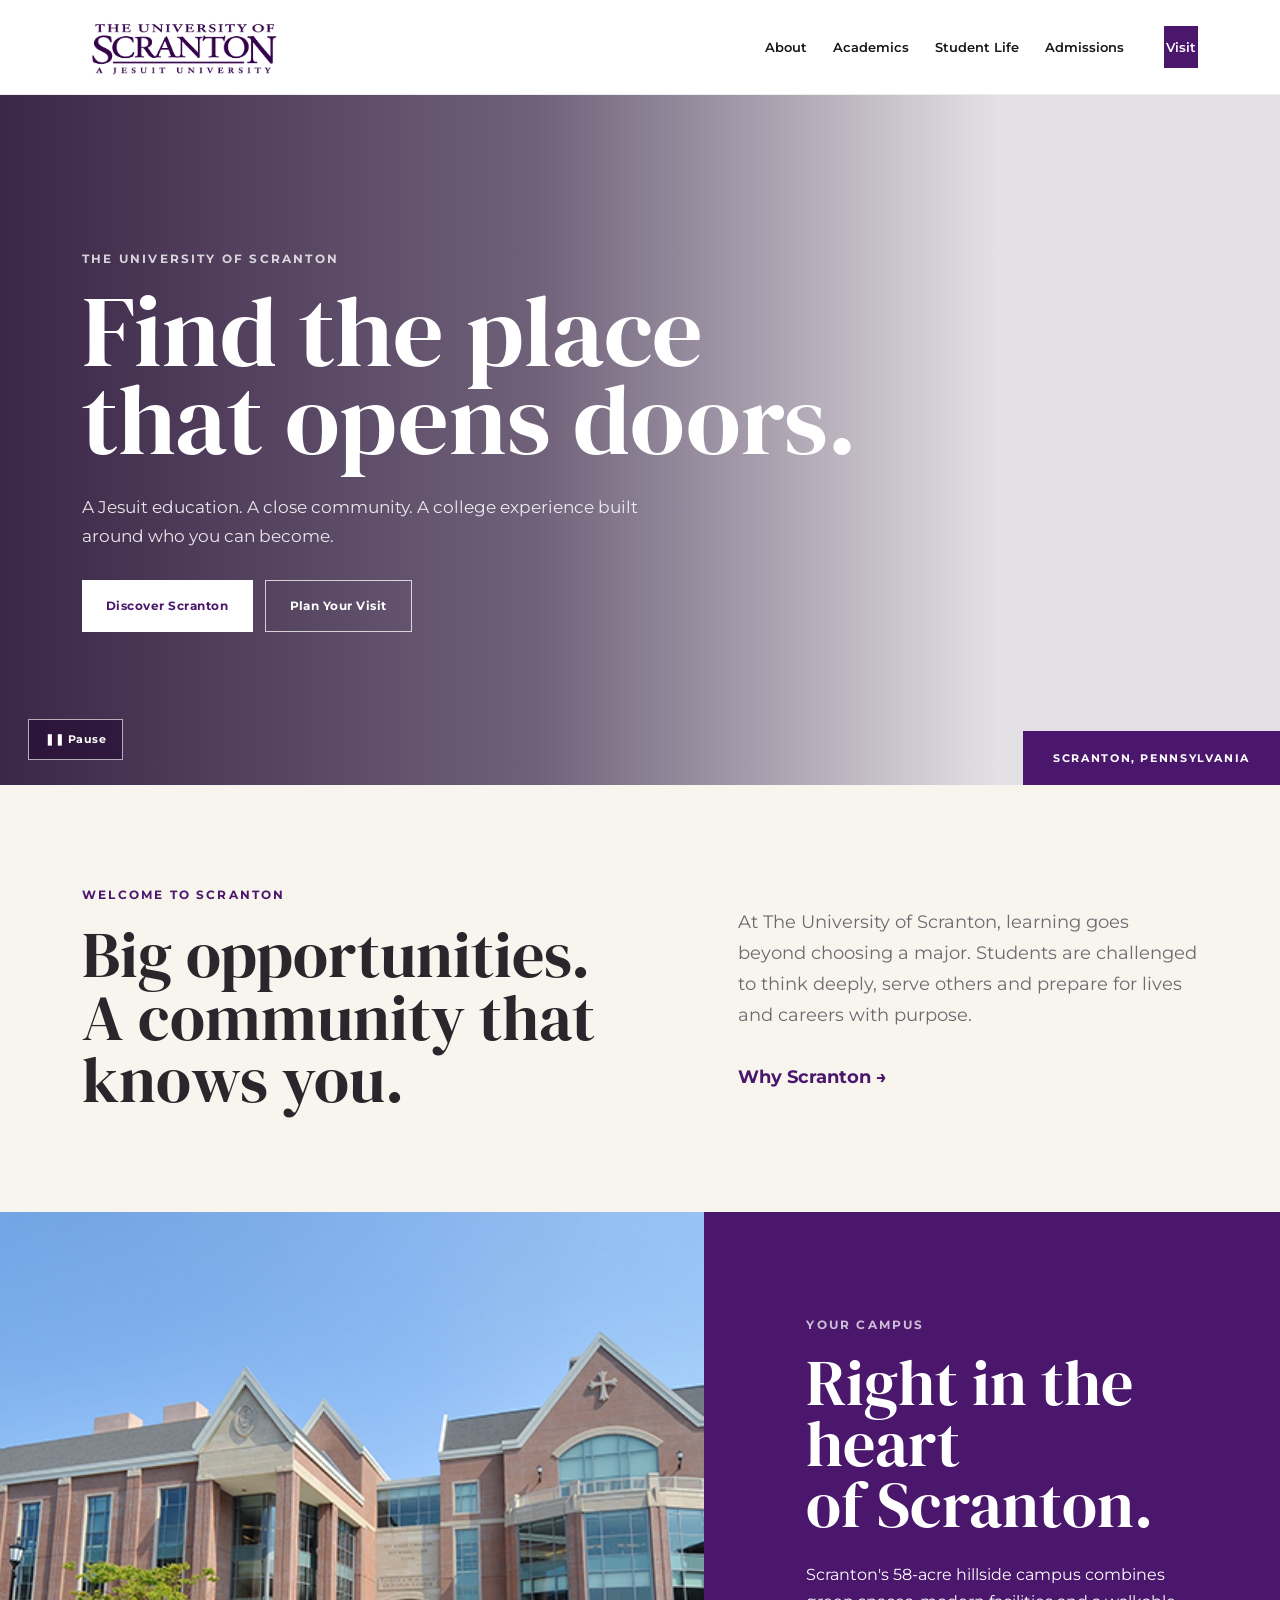
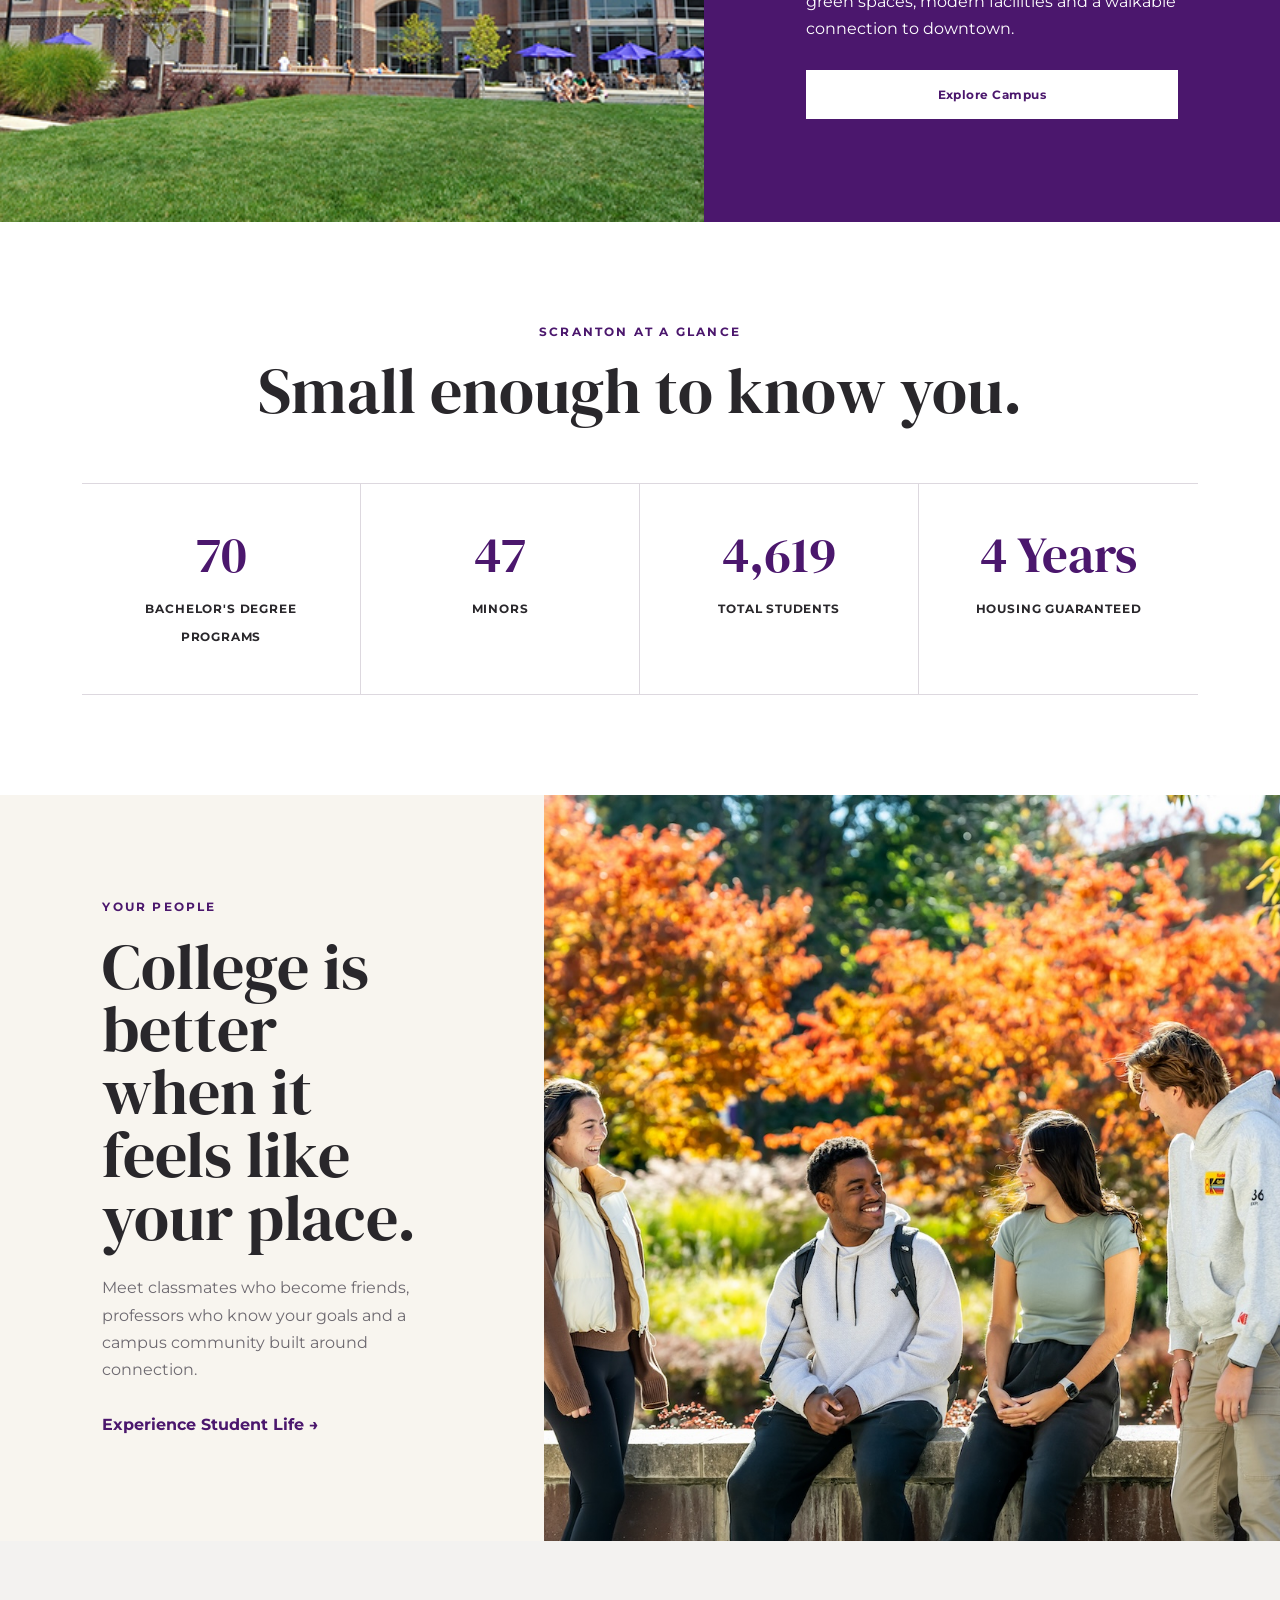
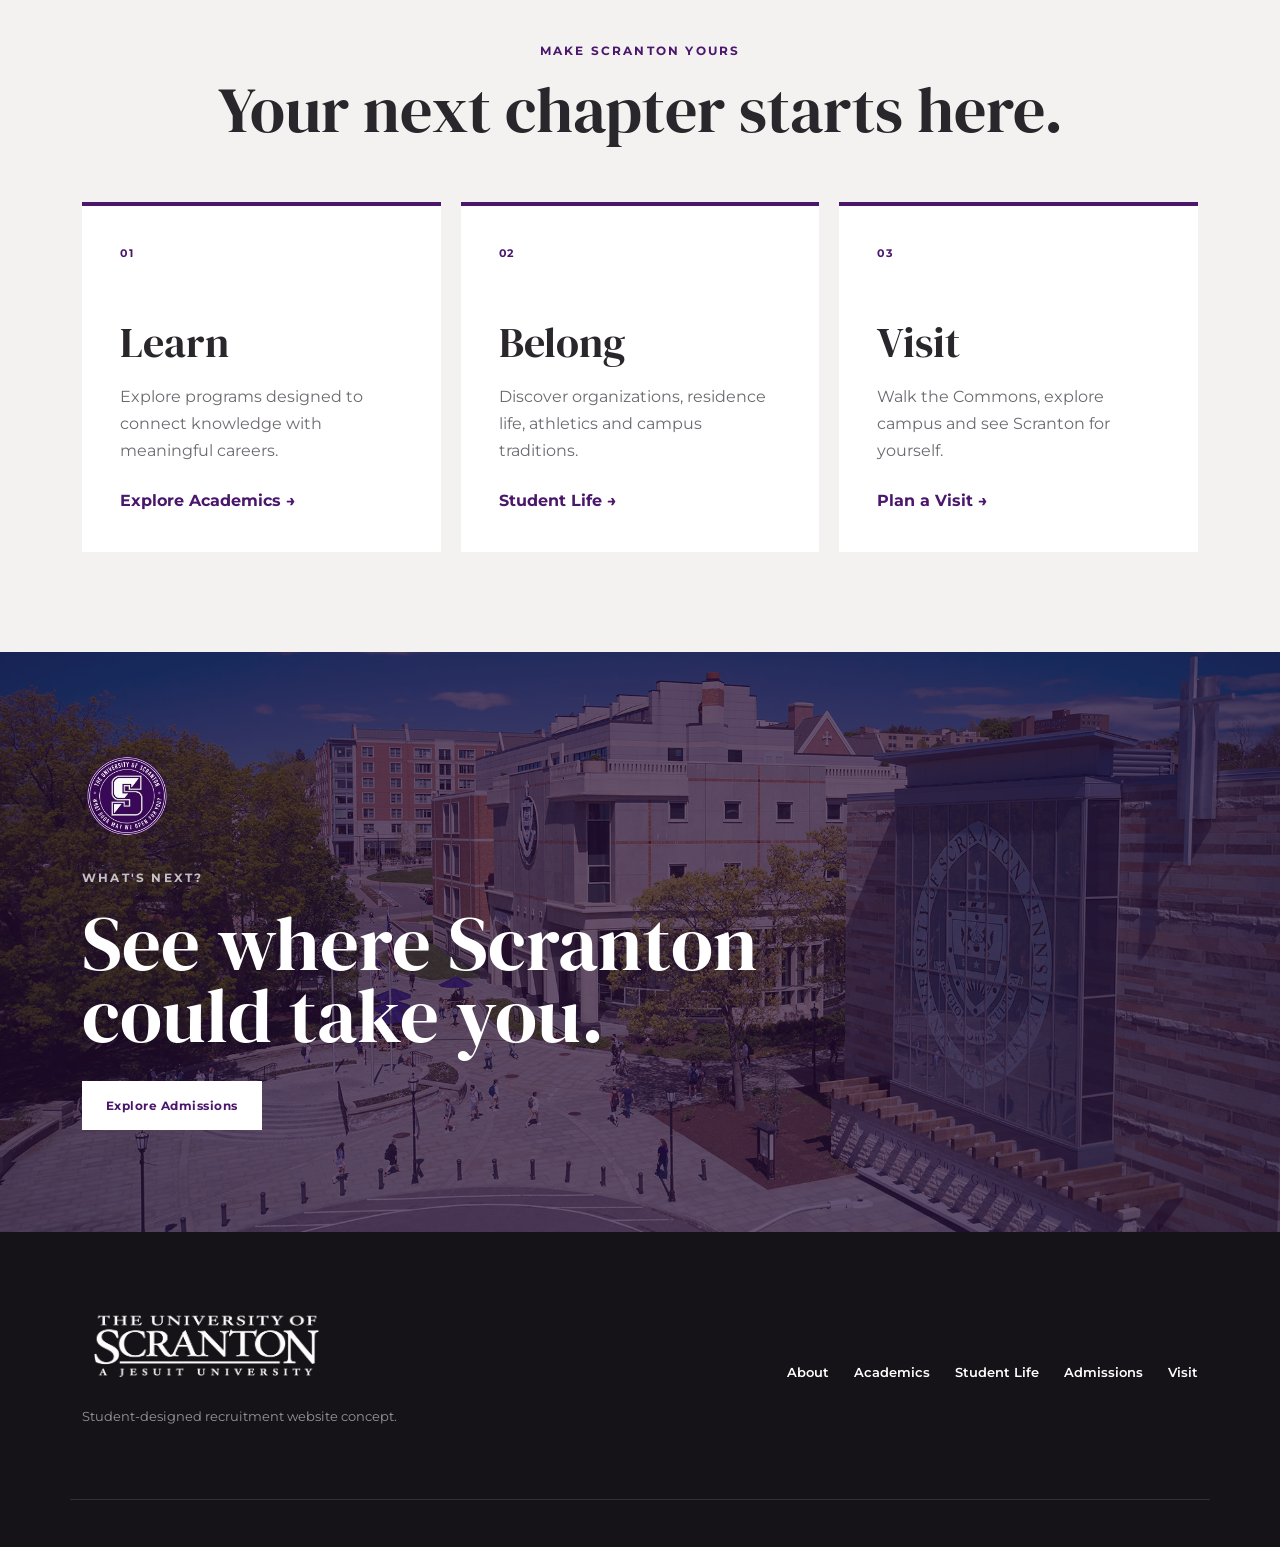
<file: index.html>
<!DOCTYPE html>

<html lang="en">

<head>

    <meta charset="UTF-8">

    <meta name="viewport" content="width=device-width, initial-scale=1.0">

    <title>The University of Scranton | Open Your Next Door</title>

    <link href="https://cdn.jsdelivr.net/npm/bootstrap@5.3.8/dist/css/bootstrap.min.css" rel="stylesheet">

    <link rel="preconnect" href="https://fonts.googleapis.com">

    <link rel="preconnect" href="https://fonts.gstatic.com" crossorigin>

    <link href="https://fonts.googleapis.com/css2?family=DM+Serif+Display&family=Montserrat:wght@400;500;600;700&display=swap" rel="stylesheet">

    <link rel="stylesheet" href="style.css">

</head>

<body>


<nav class="navbar navbar-expand-lg scranton-navbar sticky-top">

    <div class="container">

        <a class="navbar-brand" href="index.html">

            <img src="scranton-logo.png"
                 alt="The University of Scranton"
                 class="scranton-logo">

        </a>

        <button class="navbar-toggler" type="button"
                data-bs-toggle="collapse"
                data-bs-target="#mainNav"
                aria-controls="mainNav"
                aria-expanded="false"
                aria-label="Toggle navigation">

            <span class="navbar-toggler-icon"></span>

        </button>

        <div class="collapse navbar-collapse" id="mainNav">

            <ul class="navbar-nav ms-auto align-items-lg-center">

                <li class="nav-item">
                    <a class="nav-link" href="about.html">About</a>
                </li>

                <li class="nav-item">
                    <a class="nav-link" href="academics.html">Academics</a>
                </li>

                <li class="nav-item">
                    <a class="nav-link" href="student-life.html">Student Life</a>
                </li>

                <li class="nav-item">
                    <a class="nav-link" href="admissions.html">Admissions</a>
                </li>

                <li class="nav-item ms-lg-3">
                    <a class="nav-link visit-button" href="visit.html">Visit</a>
                </li>

            </ul>

        </div>

    </div>

</nav>


<!-- HERO -->

<header class="home-hero">

    <video
        class="hero-video"
        id="heroVideo"
        autoplay
        muted
        loop
        playsinline
        aria-label="University of Scranton campus video">

        <source src="scranton-campus.mp4" type="video/mp4">

    </video>

    <div class="hero-overlay"></div>

    <div class="container hero-content reveal">

        <p class="hero-eyebrow">THE UNIVERSITY OF SCRANTON</p>

        <h1>
            Find the place<br>
            that opens doors.
        </h1>

        <p class="hero-description">
            A Jesuit education. A close community.
            A college experience built around who you can become.
        </p>

        <div class="hero-buttons">

            <a href="about.html" class="button-light">
                Discover Scranton
            </a>

            <a href="visit.html" class="button-outline-light">
                Plan Your Visit
            </a>

        </div>

    </div>

    <button
        class="video-control"
        id="videoControl"
        type="button"
        aria-label="Pause background video">
        ❚❚ Pause
    </button>

    <div class="hero-tag">
        <span>SCRANTON, PENNSYLVANIA</span>
    </div>

</header>


<!-- INTRO -->

<section class="section cream-section">

    <div class="container">

        <div class="intro-grid">

            <div class="reveal">

                <p class="eyebrow">WELCOME TO SCRANTON</p>

                <h2 class="section-title">
                    Big opportunities.<br>
                    A community that knows you.
                </h2>

            </div>

            <div class="large-copy reveal">

                <p>
                    At The University of Scranton, learning goes beyond
                    choosing a major. Students are challenged to think
                    deeply, serve others and prepare for lives and careers
                    with purpose.
                </p>

                <a href="about.html" class="text-link">
                    Why Scranton →
                </a>

            </div>

        </div>

    </div>

</section>


<!-- FEATURE -->

<section class="editorial-feature">

    <div class="editorial-image reveal">

        <img src="denaples-center.jpg"
             alt="DeNaples Center at The University of Scranton">

    </div>

    <div class="editorial-copy purple-panel reveal">

        <p class="eyebrow light-eyebrow">YOUR CAMPUS</p>

        <h2>
            Right in the heart<br>
            of Scranton.
        </h2>

        <p>
            Scranton's 58-acre hillside campus combines green spaces,
            modern facilities and a walkable connection to downtown.
        </p>

        <a href="visit.html" class="button-light">
            Explore Campus
        </a>

    </div>

</section>


<!-- NUMBERS -->

<section class="section white-section">

    <div class="container">

        <div class="center-heading reveal">

            <p class="eyebrow">SCRANTON AT A GLANCE</p>

            <h2 class="section-title">
                Small enough to know you.
            </h2>

        </div>

        <div class="stat-grid">

            <div class="stat reveal">
                <strong>70</strong>
                <span>Bachelor's Degree Programs</span>
            </div>

            <div class="stat reveal">
                <strong>47</strong>
                <span>Minors</span>
            </div>

            <div class="stat reveal">
                <strong>4,619</strong>
                <span>Total Students</span>
            </div>

            <div class="stat reveal">
                <strong>4 Years</strong>
                <span>Housing Guaranteed</span>
            </div>

        </div>

    </div>

</section>


<!-- STUDENT COMMUNITY -->

<section class="student-feature">

    <div class="student-feature-copy reveal">

        <p class="eyebrow">YOUR PEOPLE</p>

        <h2>
            College is better when
            it feels like your place.
        </h2>

        <p>
            Meet classmates who become friends, professors who know
            your goals and a campus community built around connection.
        </p>

        <a href="student-life.html" class="text-link">
            Experience Student Life →
        </a>

    </div>

    <div class="student-feature-image reveal">

        <img src="student-community.jpg"
             alt="University of Scranton students spending time together">

    </div>

</section>


<!-- THREE PATHS -->

<section class="section soft-section">

    <div class="container">

        <div class="center-heading reveal">

            <p class="eyebrow">MAKE SCRANTON YOURS</p>

            <h2 class="section-title">
                Your next chapter starts here.
            </h2>

        </div>

        <div class="path-grid">

            <article class="path-card reveal">

                <span>01</span>

                <h3>Learn</h3>

                <p>
                    Explore programs designed to connect knowledge
                    with meaningful careers.
                </p>

                <a href="academics.html">
                    Explore Academics →
                </a>

            </article>

            <article class="path-card reveal">

                <span>02</span>

                <h3>Belong</h3>

                <p>
                    Discover organizations, residence life,
                    athletics and campus traditions.
                </p>

                <a href="student-life.html">
                    Student Life →
                </a>

            </article>

            <article class="path-card reveal">

                <span>03</span>

                <h3>Visit</h3>

                <p>
                    Walk the Commons, explore campus and see
                    Scranton for yourself.
                </p>

                <a href="visit.html">
                    Plan a Visit →
                </a>

            </article>

        </div>

    </div>

</section>


<!-- PHOTO CTA -->

<section class="photo-banner">

    <img src="campus-main.jpg"
         alt="The University of Scranton campus"
         class="banner-image">

    <div class="banner-overlay"></div>

    <div class="container banner-content reveal">

        <img src="scranton-mark.png"
             alt=""
             class="banner-mark">

        <p class="eyebrow light-eyebrow">
            WHAT'S NEXT?
        </p>

        <h2>
            See where Scranton<br>
            could take you.
        </h2>

        <a href="admissions.html" class="button-light">
            Explore Admissions
        </a>

    </div>

</section>


<footer class="site-footer">

    <div class="container footer-grid">

        <div>

            <img src="scranton-logo.png"
                 alt="The University of Scranton"
                 class="footer-logo">

            <p>
                Student-designed recruitment website concept.
            </p>

        </div>

        <div class="footer-links">

            <a href="about.html">About</a>

            <a href="academics.html">Academics</a>

            <a href="student-life.html">Student Life</a>

            <a href="admissions.html">Admissions</a>

            <a href="visit.html">Visit</a>

        </div>

    </div>

    <div class="container footer-bottom">
    </div>

</footer>


<script src="https://cdn.jsdelivr.net/npm/bootstrap@5.3.8/dist/js/bootstrap.bundle.min.js"></script>

<script src="script.js"></script>

</body>

</html>
</file>
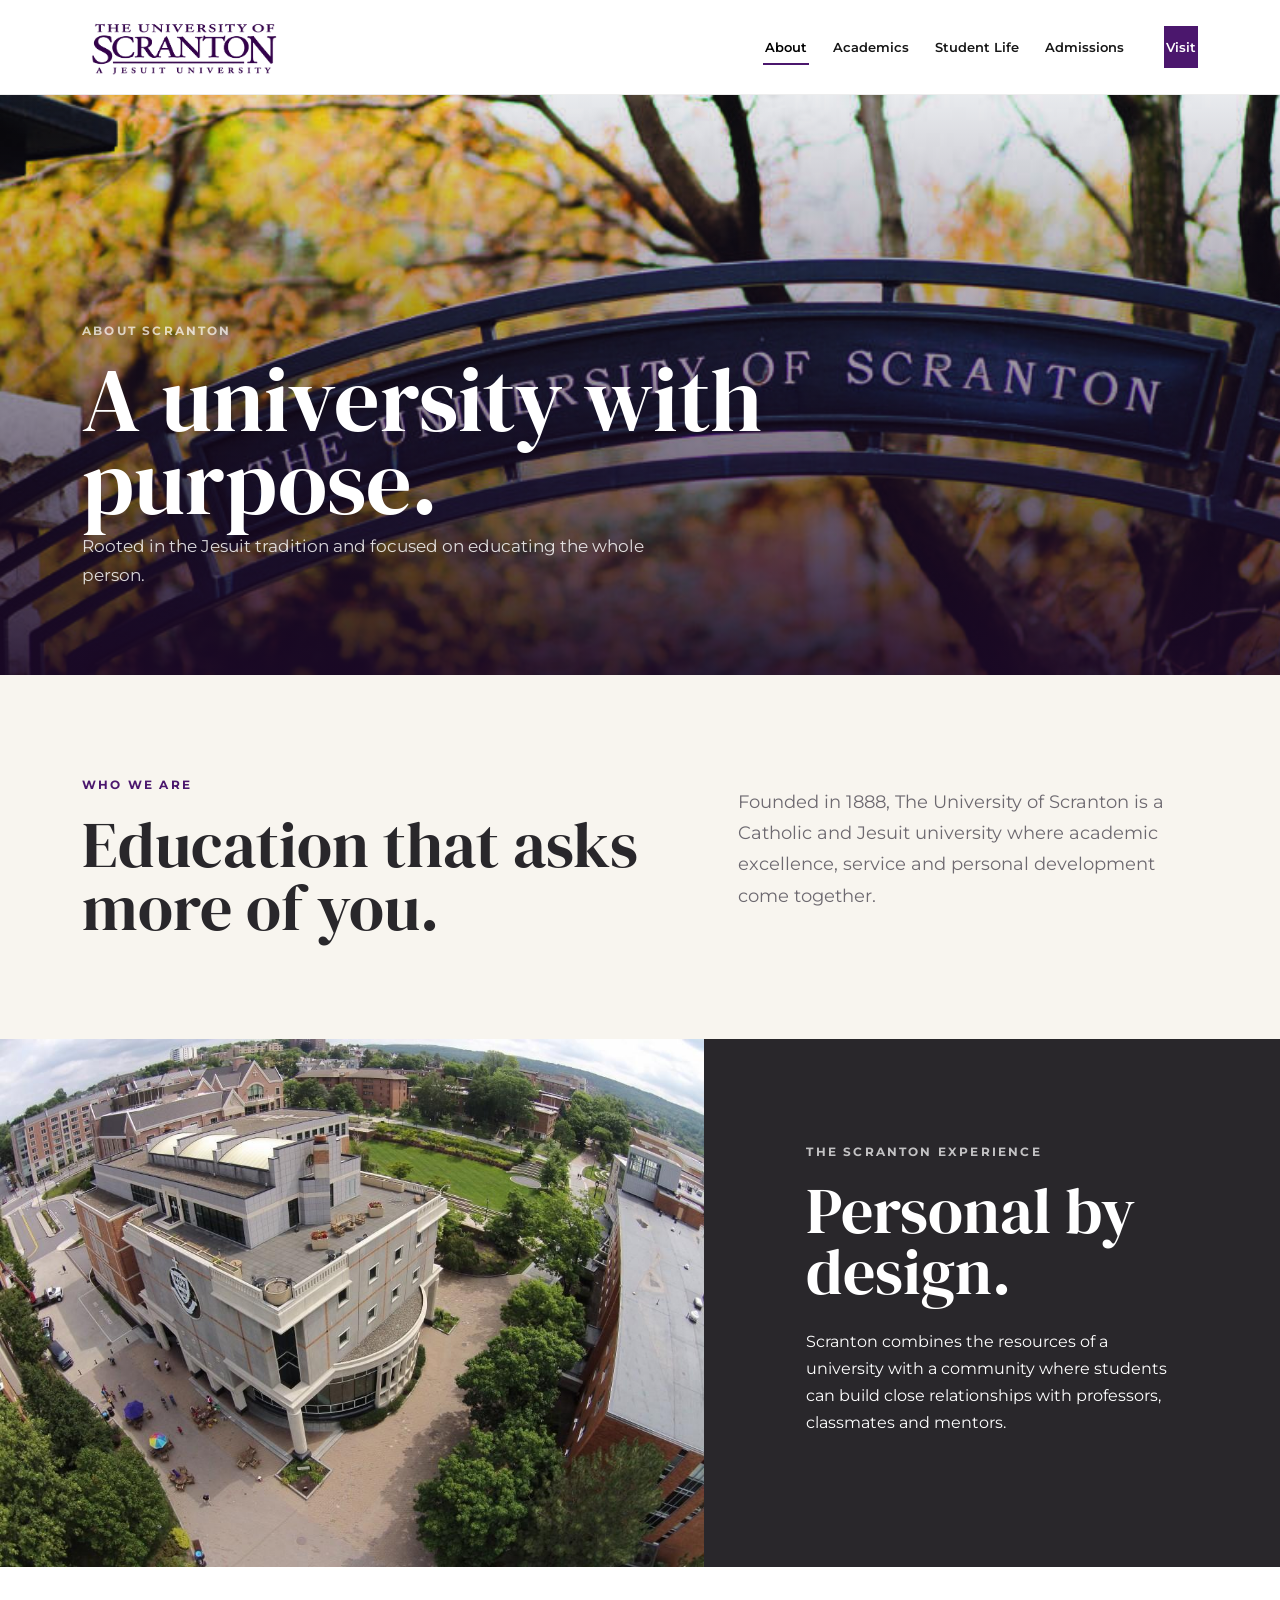
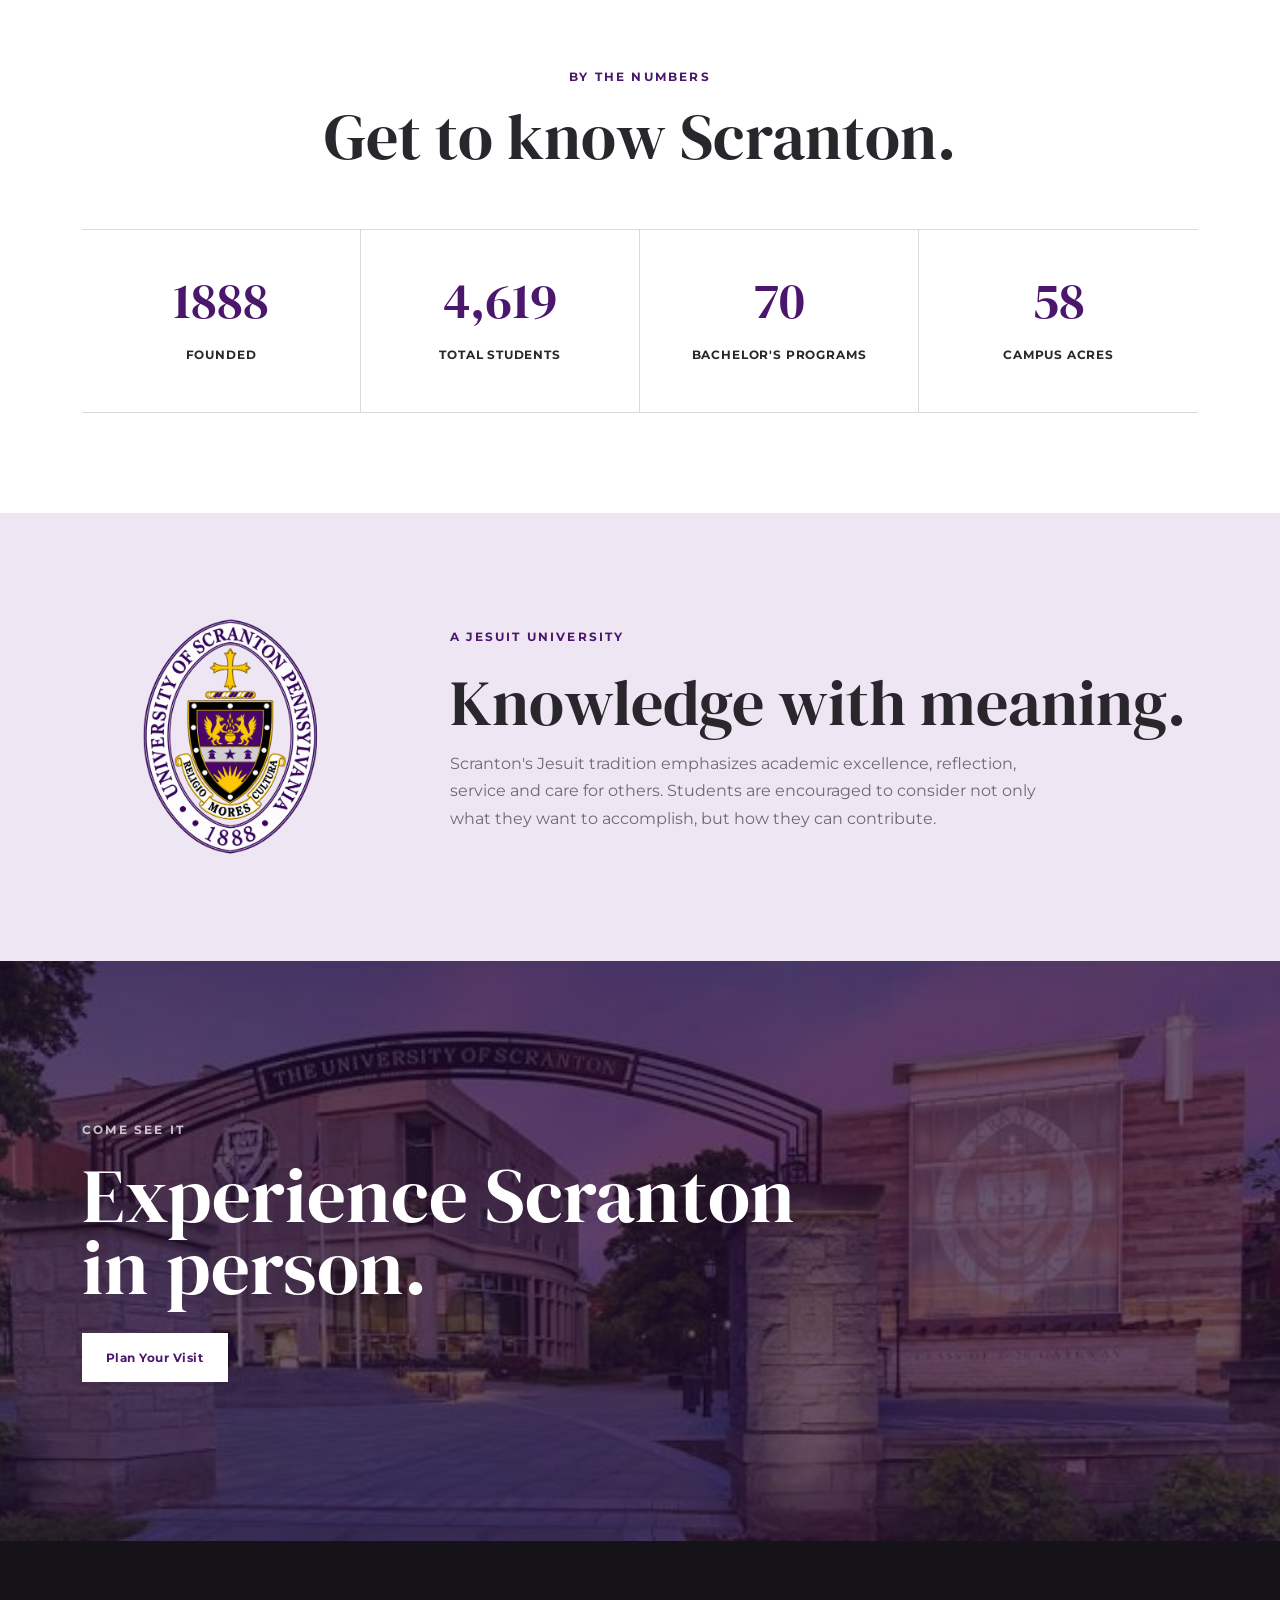
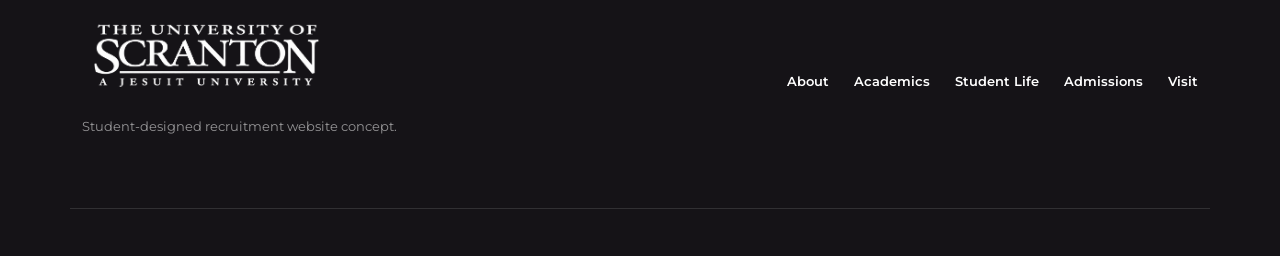
<file: about.html>
<!DOCTYPE html>
<html lang="en">
<head>
    <meta charset="UTF-8">
    <meta name="viewport" content="width=device-width, initial-scale=1.0">

    <title>About | The University of Scranton</title>

    <link href="https://cdn.jsdelivr.net/npm/bootstrap@5.3.8/dist/css/bootstrap.min.css" rel="stylesheet">

    <link href="https://fonts.googleapis.com/css2?family=DM+Serif+Display&family=Montserrat:wght@400;500;600;700&display=swap" rel="stylesheet">

    <link rel="stylesheet" href="style.css">
</head>

<body>

<nav class="navbar navbar-expand-lg scranton-navbar sticky-top">
    <div class="container">

        <a class="navbar-brand" href="index.html">
            <img src="scranton-logo.png" alt="The University of Scranton" class="scranton-logo">
        </a>

        <button class="navbar-toggler" type="button"
                data-bs-toggle="collapse"
                data-bs-target="#mainNav">
            <span class="navbar-toggler-icon"></span>
        </button>

        <div class="collapse navbar-collapse" id="mainNav">
            <ul class="navbar-nav ms-auto align-items-lg-center">

                <li class="nav-item">
                    <a class="nav-link active" href="about.html">About</a>
                </li>

                <li class="nav-item">
                    <a class="nav-link" href="academics.html">Academics</a>
                </li>

                <li class="nav-item">
                    <a class="nav-link" href="student-life.html">Student Life</a>
                </li>

                <li class="nav-item">
                    <a class="nav-link" href="admissions.html">Admissions</a>
                </li>

                <li class="nav-item ms-lg-3">
                    <a class="nav-link visit-button" href="visit.html">Visit</a>
                </li>

            </ul>
        </div>

    </div>
</nav>


<header class="page-hero">

    <img src="campus-arch.jpg"
         alt="University of Scranton campus arch">

    <div class="page-hero-overlay"></div>

    <div class="container page-hero-content reveal">
        <p class="hero-eyebrow">ABOUT SCRANTON</p>
        <h1>A university with purpose.</h1>
        <p>
            Rooted in the Jesuit tradition and focused on
            educating the whole person.
        </p>
    </div>

</header>


<section class="section cream-section">

    <div class="container intro-grid">

        <div class="reveal">
            <p class="eyebrow">WHO WE ARE</p>

            <h2 class="section-title">
                Education that asks<br>
                more of you.
            </h2>
        </div>

        <div class="large-copy reveal">
            <p>
                Founded in 1888, The University of Scranton is a
                Catholic and Jesuit university where academic excellence,
                service and personal development come together.
            </p>
        </div>

    </div>

</section>


<section class="editorial-feature">

    <div class="editorial-image reveal">
        <img src="campus-aerial.jpg"
             alt="Aerial view of The University of Scranton">
    </div>

    <div class="editorial-copy dark-panel reveal">

        <p class="eyebrow light-eyebrow">THE SCRANTON EXPERIENCE</p>

        <h2>
            Personal by design.
        </h2>

        <p>
            Scranton combines the resources of a university with
            a community where students can build close relationships
            with professors, classmates and mentors.
        </p>

    </div>

</section>


<section class="section white-section">

    <div class="container">

        <div class="center-heading reveal">
            <p class="eyebrow">BY THE NUMBERS</p>
            <h2 class="section-title">Get to know Scranton.</h2>
        </div>

        <div class="stat-grid">

            <div class="stat reveal">
                <strong>1888</strong>
                <span>Founded</span>
            </div>

            <div class="stat reveal">
                <strong>4,619</strong>
                <span>Total Students</span>
            </div>

            <div class="stat reveal">
                <strong>70</strong>
                <span>Bachelor's Programs</span>
            </div>

            <div class="stat reveal">
                <strong>58</strong>
                <span>Campus Acres</span>
            </div>

        </div>

    </div>

</section>


<section class="seal-feature">

    <div class="seal-content reveal">

        <img src="scranton-seal.png"
             alt="University of Scranton seal"
             class="large-seal">

        <div>
            <p class="eyebrow">A JESUIT UNIVERSITY</p>

            <h2>
                Knowledge with meaning.
            </h2>

            <p>
                Scranton's Jesuit tradition emphasizes academic
                excellence, reflection, service and care for others.
                Students are encouraged to consider not only what
                they want to accomplish, but how they can contribute.
            </p>
        </div>

    </div>

</section>


<section class="photo-banner">

    <img src="scranton-gateway.jpg"
         alt="University of Scranton gateway"
         class="banner-image">

    <div class="banner-overlay"></div>

    <div class="container banner-content reveal">
        <p class="eyebrow light-eyebrow">COME SEE IT</p>

        <h2>
            Experience Scranton<br>
            in person.
        </h2>

        <a href="visit.html" class="button-light">
            Plan Your Visit
        </a>
    </div>

</section>


<footer class="site-footer">
    <div class="container footer-grid">

        <div>
            <img src="scranton-logo.png" alt="The University of Scranton" class="footer-logo">
            <p>Student-designed recruitment website concept.</p>
        </div>

        <div class="footer-links">
            <a href="about.html">About</a>
            <a href="academics.html">Academics</a>
            <a href="student-life.html">Student Life</a>
            <a href="admissions.html">Admissions</a>
            <a href="visit.html">Visit</a>
        </div>

    </div>

    <div class="container footer-bottom">
   
    </div>
</footer>

<script src="https://cdn.jsdelivr.net/npm/bootstrap@5.3.8/dist/js/bootstrap.bundle.min.js"></script>
<script src="script.js"></script>

</body>
</html>
</file>
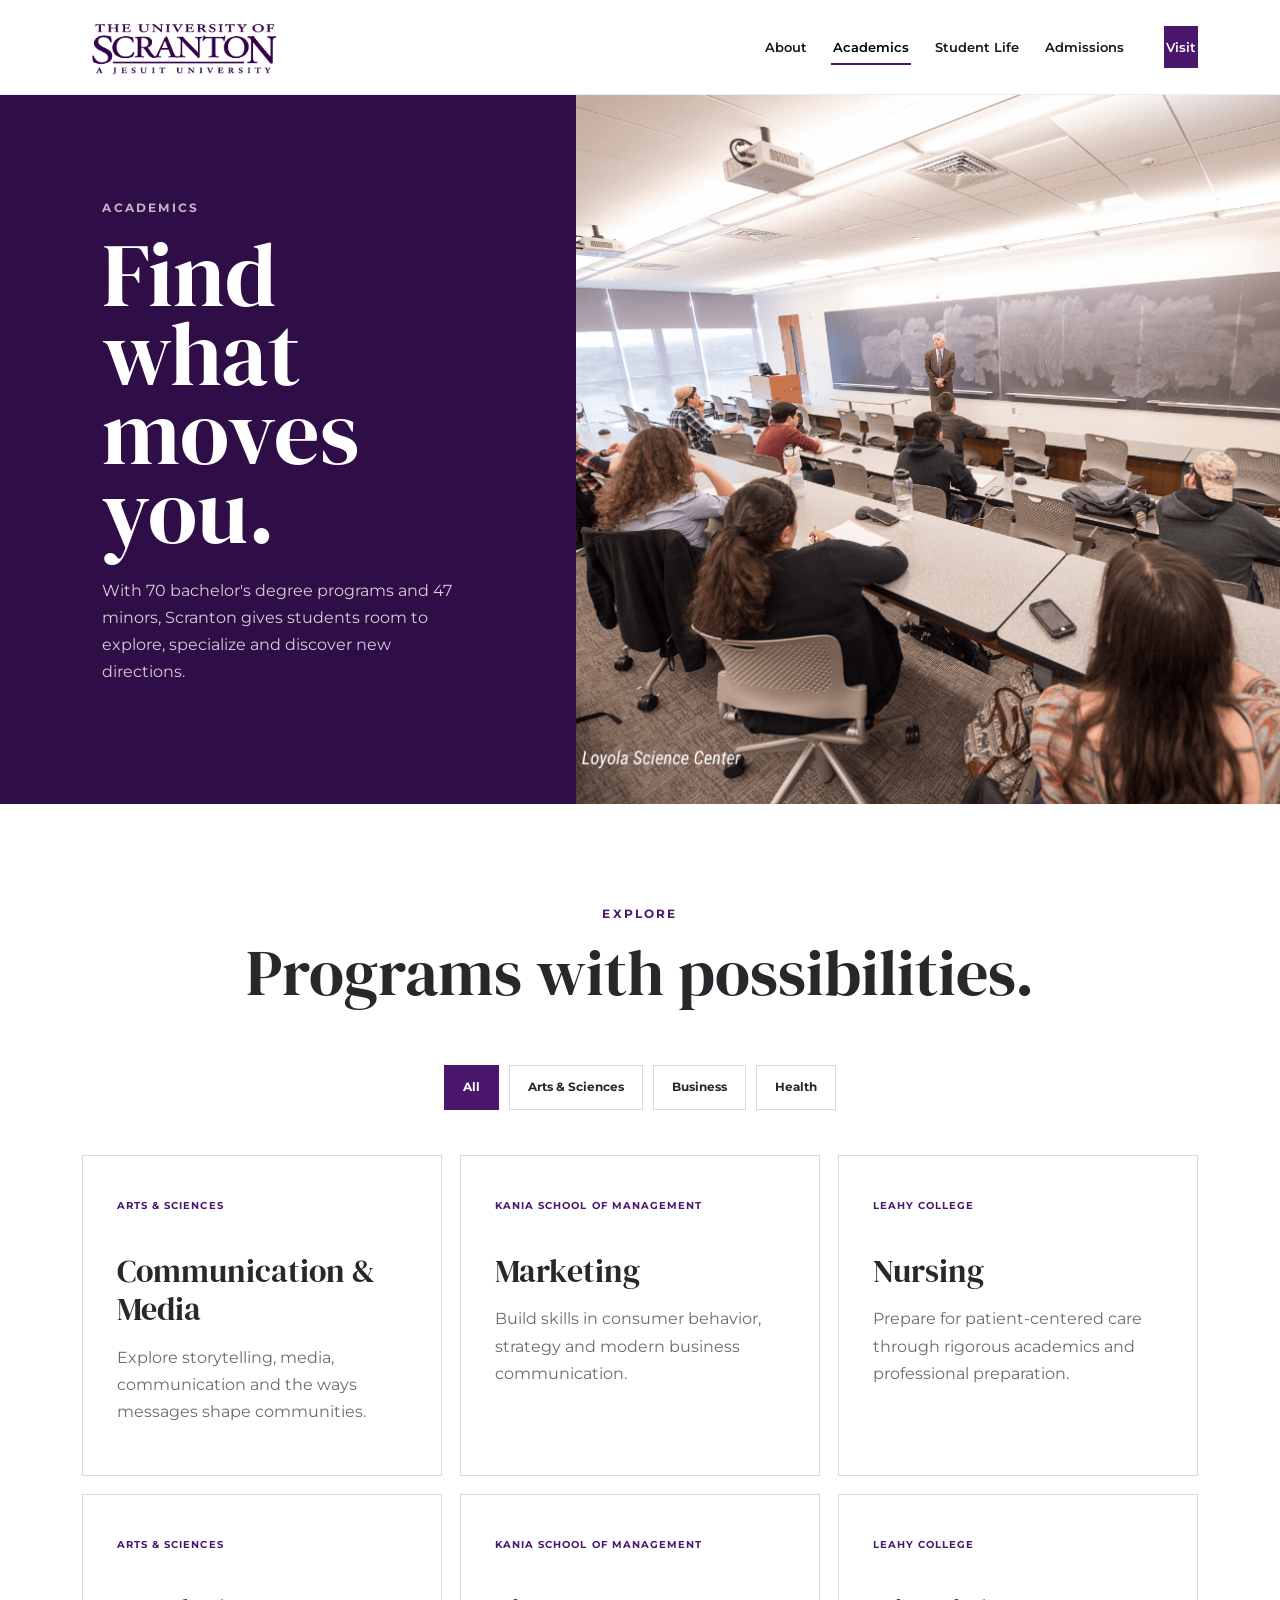
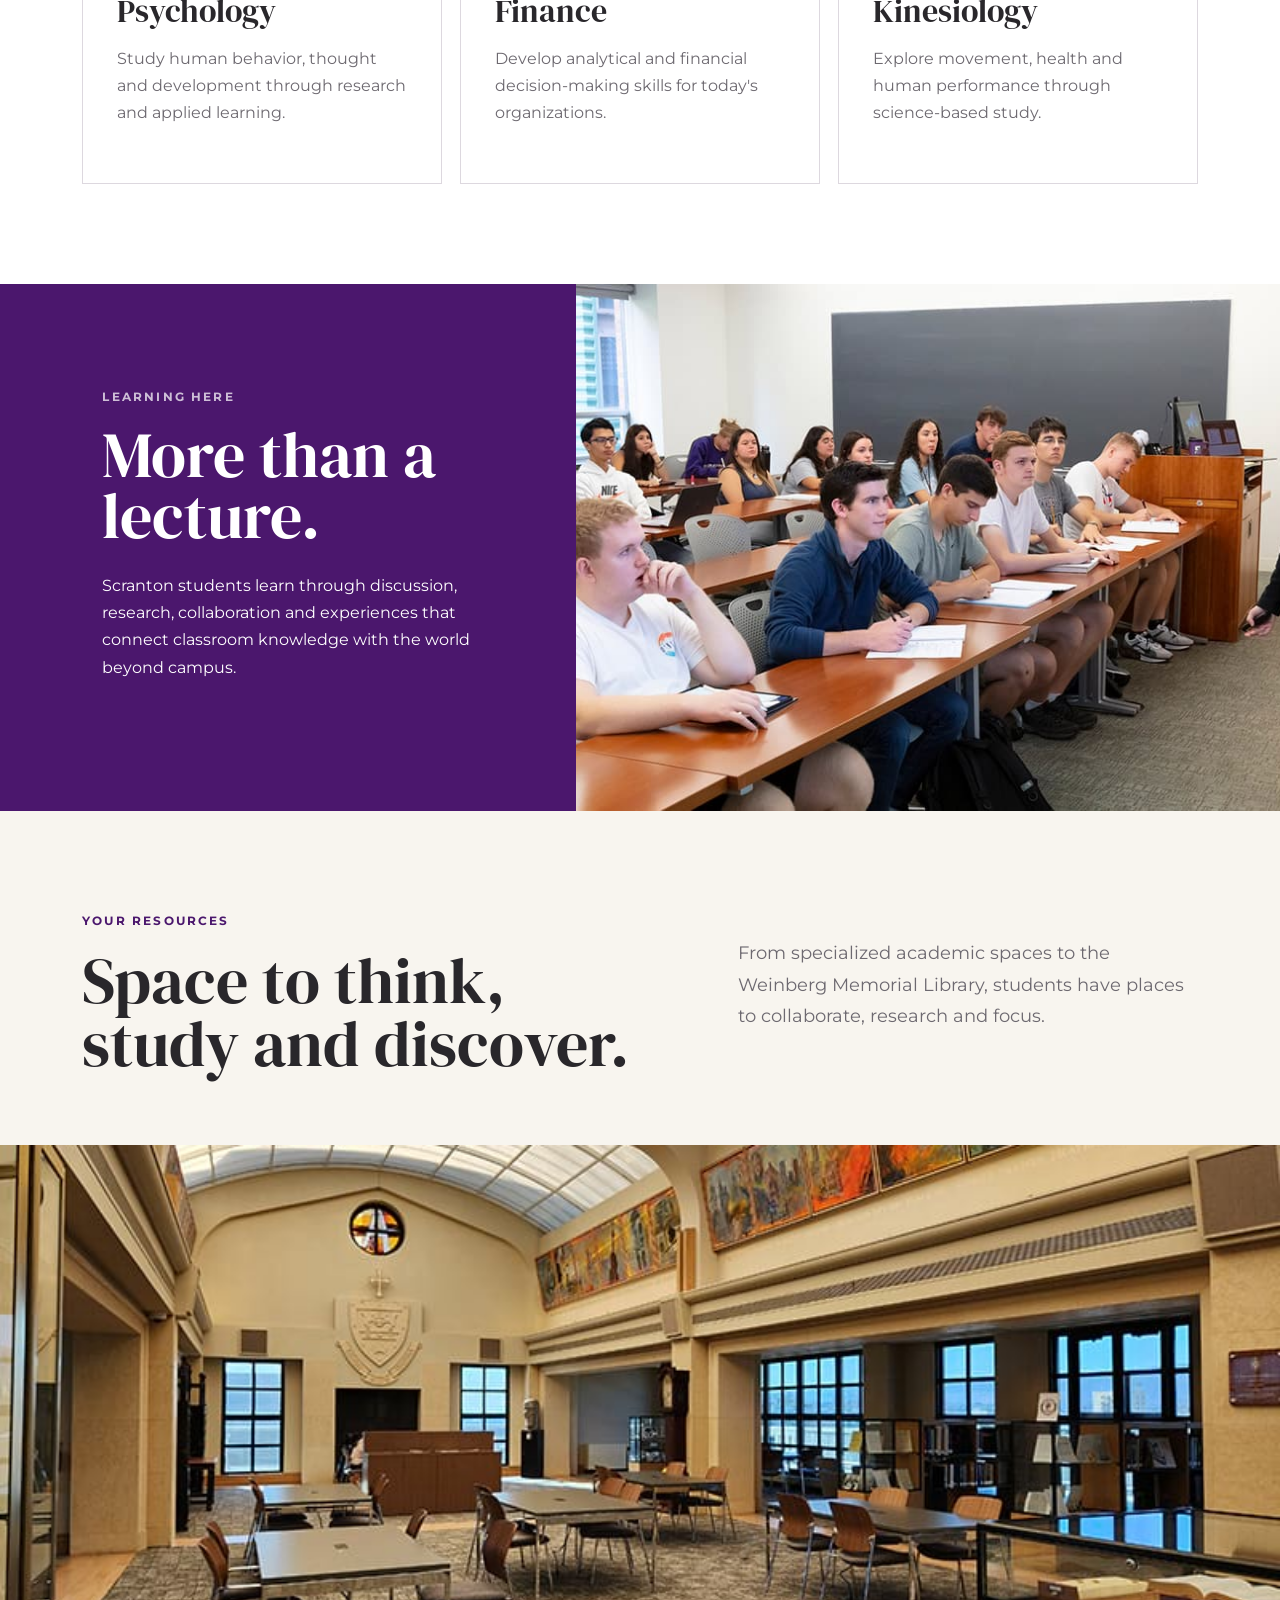
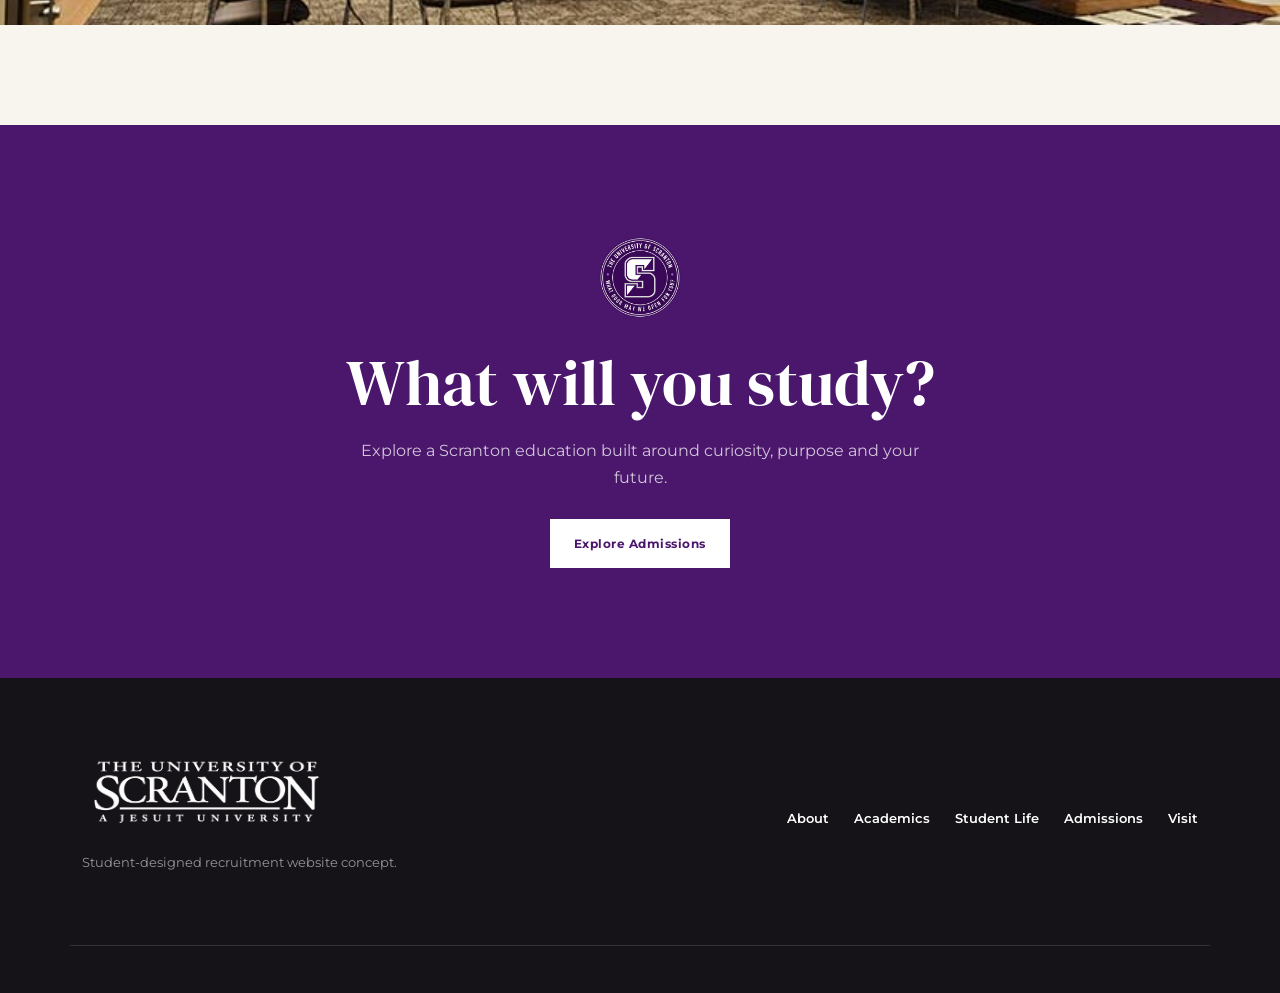
<file: academics.html>
<!DOCTYPE html>
<html lang="en">
<head>
    <meta charset="UTF-8">
    <meta name="viewport" content="width=device-width, initial-scale=1.0">

    <title>Academics | The University of Scranton</title>

    <link href="https://cdn.jsdelivr.net/npm/bootstrap@5.3.8/dist/css/bootstrap.min.css" rel="stylesheet">
    <link href="https://fonts.googleapis.com/css2?family=DM+Serif+Display&family=Montserrat:wght@400;500;600;700&display=swap" rel="stylesheet">

    <link rel="stylesheet" href="style.css">
</head>

<body>

<nav class="navbar navbar-expand-lg scranton-navbar sticky-top">
    <div class="container">

        <a class="navbar-brand" href="index.html">
            <img src="scranton-logo.png" alt="The University of Scranton" class="scranton-logo">
        </a>

        <button class="navbar-toggler" type="button"
                data-bs-toggle="collapse"
                data-bs-target="#mainNav">
            <span class="navbar-toggler-icon"></span>
        </button>

        <div class="collapse navbar-collapse" id="mainNav">
            <ul class="navbar-nav ms-auto align-items-lg-center">

                <li class="nav-item">
                    <a class="nav-link" href="about.html">About</a>
                </li>

                <li class="nav-item">
                    <a class="nav-link active" href="academics.html">Academics</a>
                </li>

                <li class="nav-item">
                    <a class="nav-link" href="student-life.html">Student Life</a>
                </li>

                <li class="nav-item">
                    <a class="nav-link" href="admissions.html">Admissions</a>
                </li>

                <li class="nav-item ms-lg-3">
                    <a class="nav-link visit-button" href="visit.html">Visit</a>
                </li>

            </ul>
        </div>
    </div>
</nav>


<header class="split-hero">

    <div class="split-hero-copy reveal">

        <p class="eyebrow">ACADEMICS</p>

        <h1>
            Find what<br>
            moves you.
        </h1>

        <p>
            With 70 bachelor's degree programs and 47 minors,
            Scranton gives students room to explore, specialize
            and discover new directions.
        </p>

    </div>

    <div class="split-hero-image">
        <img src="classroom.jpg"
             alt="Students learning in a University of Scranton classroom">
    </div>

</header>


<section class="section white-section">

    <div class="container">

        <div class="center-heading reveal">
            <p class="eyebrow">EXPLORE</p>
            <h2 class="section-title">Programs with possibilities.</h2>
        </div>

        <div class="filter-buttons reveal">

            <button class="filter-button active" data-filter="all">
                All
            </button>

            <button class="filter-button" data-filter="arts">
                Arts & Sciences
            </button>

            <button class="filter-button" data-filter="business">
                Business
            </button>

            <button class="filter-button" data-filter="health">
                Health
            </button>

        </div>


        <div class="program-grid">

            <article class="program-card reveal" data-category="arts">
                <span>ARTS & SCIENCES</span>
                <h3>Communication & Media</h3>
                <p>
                    Explore storytelling, media, communication
                    and the ways messages shape communities.
                </p>
            </article>

            <article class="program-card reveal" data-category="business">
                <span>KANIA SCHOOL OF MANAGEMENT</span>
                <h3>Marketing</h3>
                <p>
                    Build skills in consumer behavior,
                    strategy and modern business communication.
                </p>
            </article>

            <article class="program-card reveal" data-category="health">
                <span>LEAHY COLLEGE</span>
                <h3>Nursing</h3>
                <p>
                    Prepare for patient-centered care through
                    rigorous academics and professional preparation.
                </p>
            </article>

            <article class="program-card reveal" data-category="arts">
                <span>ARTS & SCIENCES</span>
                <h3>Psychology</h3>
                <p>
                    Study human behavior, thought and development
                    through research and applied learning.
                </p>
            </article>

            <article class="program-card reveal" data-category="business">
                <span>KANIA SCHOOL OF MANAGEMENT</span>
                <h3>Finance</h3>
                <p>
                    Develop analytical and financial decision-making
                    skills for today's organizations.
                </p>
            </article>

            <article class="program-card reveal" data-category="health">
                <span>LEAHY COLLEGE</span>
                <h3>Kinesiology</h3>
                <p>
                    Explore movement, health and human performance
                    through science-based study.
                </p>
            </article>

        </div>

    </div>

</section>


<section class="editorial-feature reverse">

    <div class="editorial-copy purple-panel reveal">

        <p class="eyebrow light-eyebrow">LEARNING HERE</p>

        <h2>
            More than a lecture.
        </h2>

        <p>
            Scranton students learn through discussion,
            research, collaboration and experiences that connect
            classroom knowledge with the world beyond campus.
        </p>

    </div>

    <div class="editorial-image reveal">
        <img src="science-classroom.jpg"
             alt="Loyola Science Center classroom">
    </div>

</section>


<section class="section cream-section">

    <div class="container intro-grid">

        <div class="reveal">
            <p class="eyebrow">YOUR RESOURCES</p>

            <h2 class="section-title">
                Space to think,<br>
                study and discover.
            </h2>
        </div>

        <div class="large-copy reveal">

            <p>
                From specialized academic spaces to the Weinberg
                Memorial Library, students have places to collaborate,
                research and focus.
            </p>

        </div>

    </div>

    <div class="wide-image reveal">
        <img src="library-interior.jpg"
             alt="Study space at The University of Scranton">
    </div>

</section>


<section class="final-cta">

    <div class="container reveal">
        <img src="scranton-mark.png" alt="" class="cta-mark">

        <h2>What will you study?</h2>

        <p>
            Explore a Scranton education built around curiosity,
            purpose and your future.
        </p>

        <a href="admissions.html" class="button-light">
            Explore Admissions
        </a>
    </div>

</section>


<footer class="site-footer">
    <div class="container footer-grid">
        <div>
            <img src="scranton-logo.png" alt="The University of Scranton" class="footer-logo">
            <p>Student-designed recruitment website concept.</p>
        </div>

        <div class="footer-links">
            <a href="about.html">About</a>
            <a href="academics.html">Academics</a>
            <a href="student-life.html">Student Life</a>
            <a href="admissions.html">Admissions</a>
            <a href="visit.html">Visit</a>
        </div>
    </div>

    <div class="container footer-bottom">
     
    </div>
</footer>

<script src="https://cdn.jsdelivr.net/npm/bootstrap@5.3.8/dist/js/bootstrap.bundle.min.js"></script>
<script src="script.js"></script>

</body>
</html>
</file>
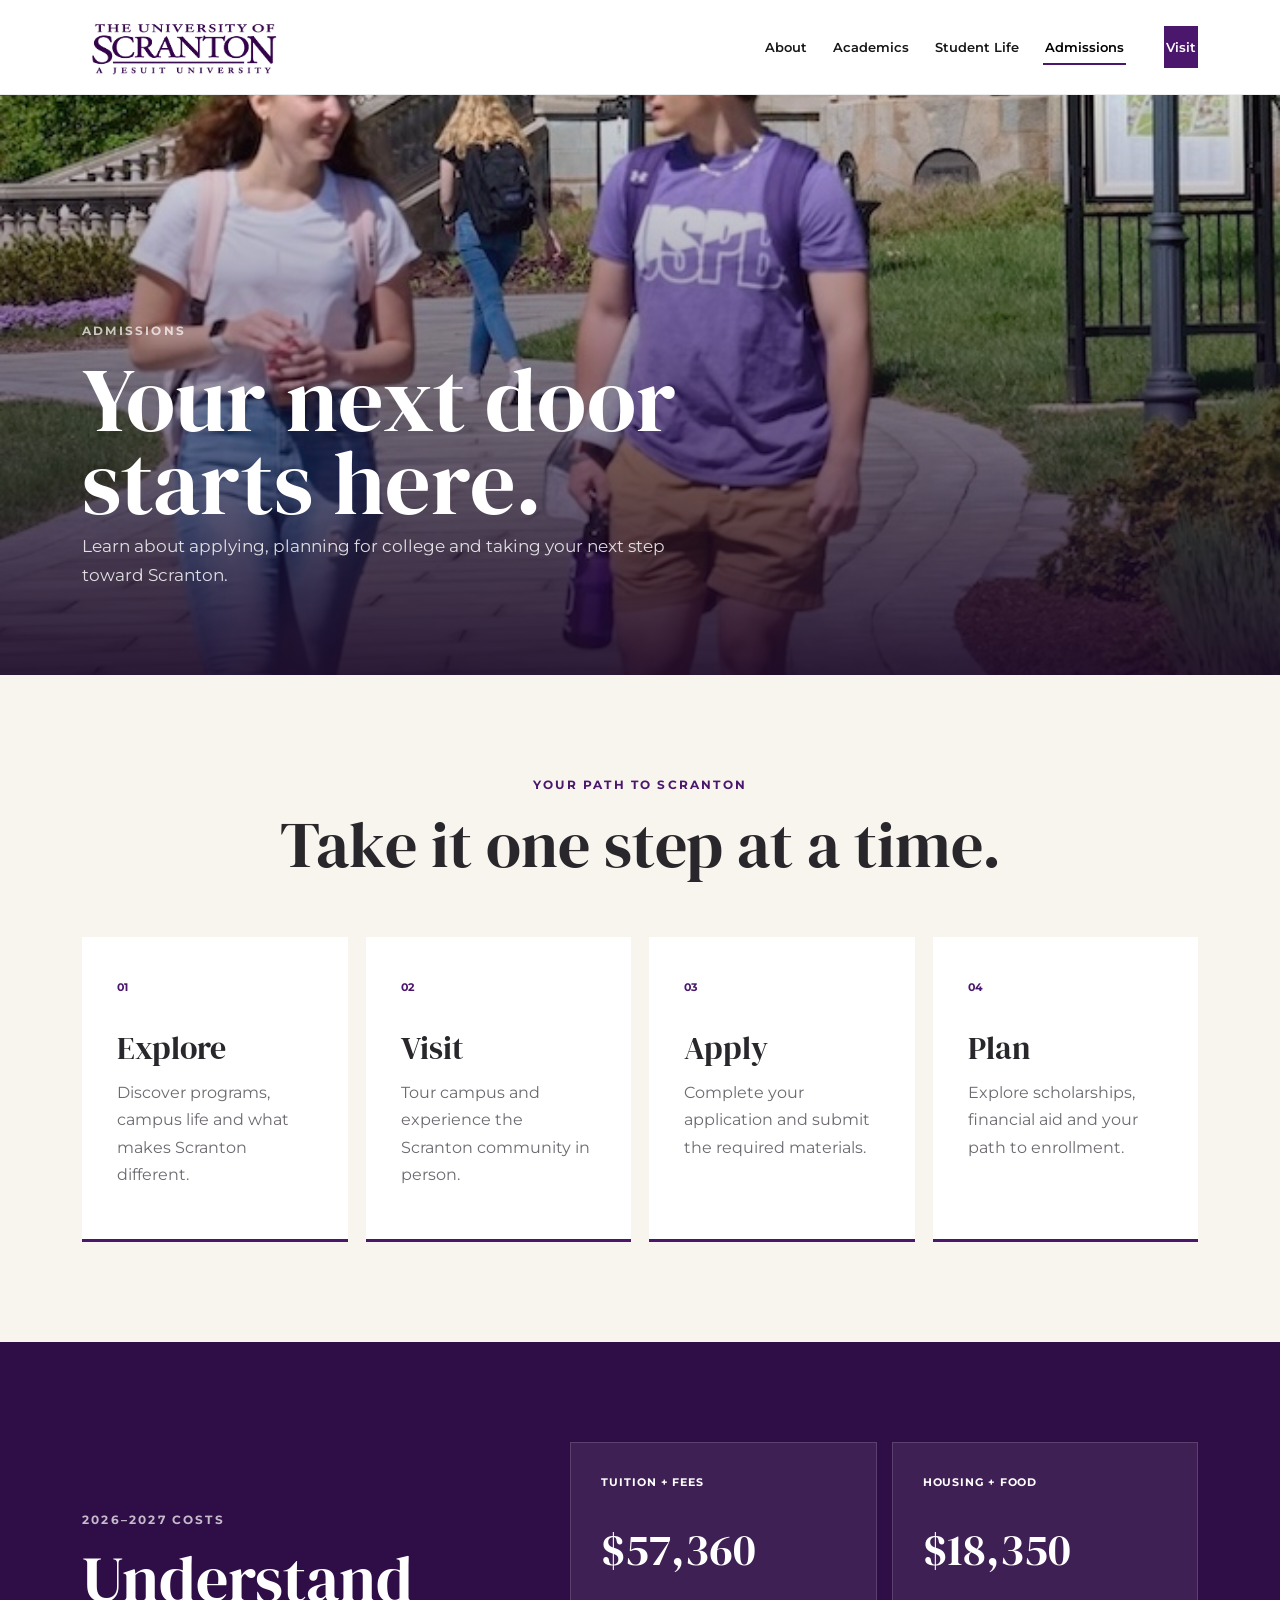
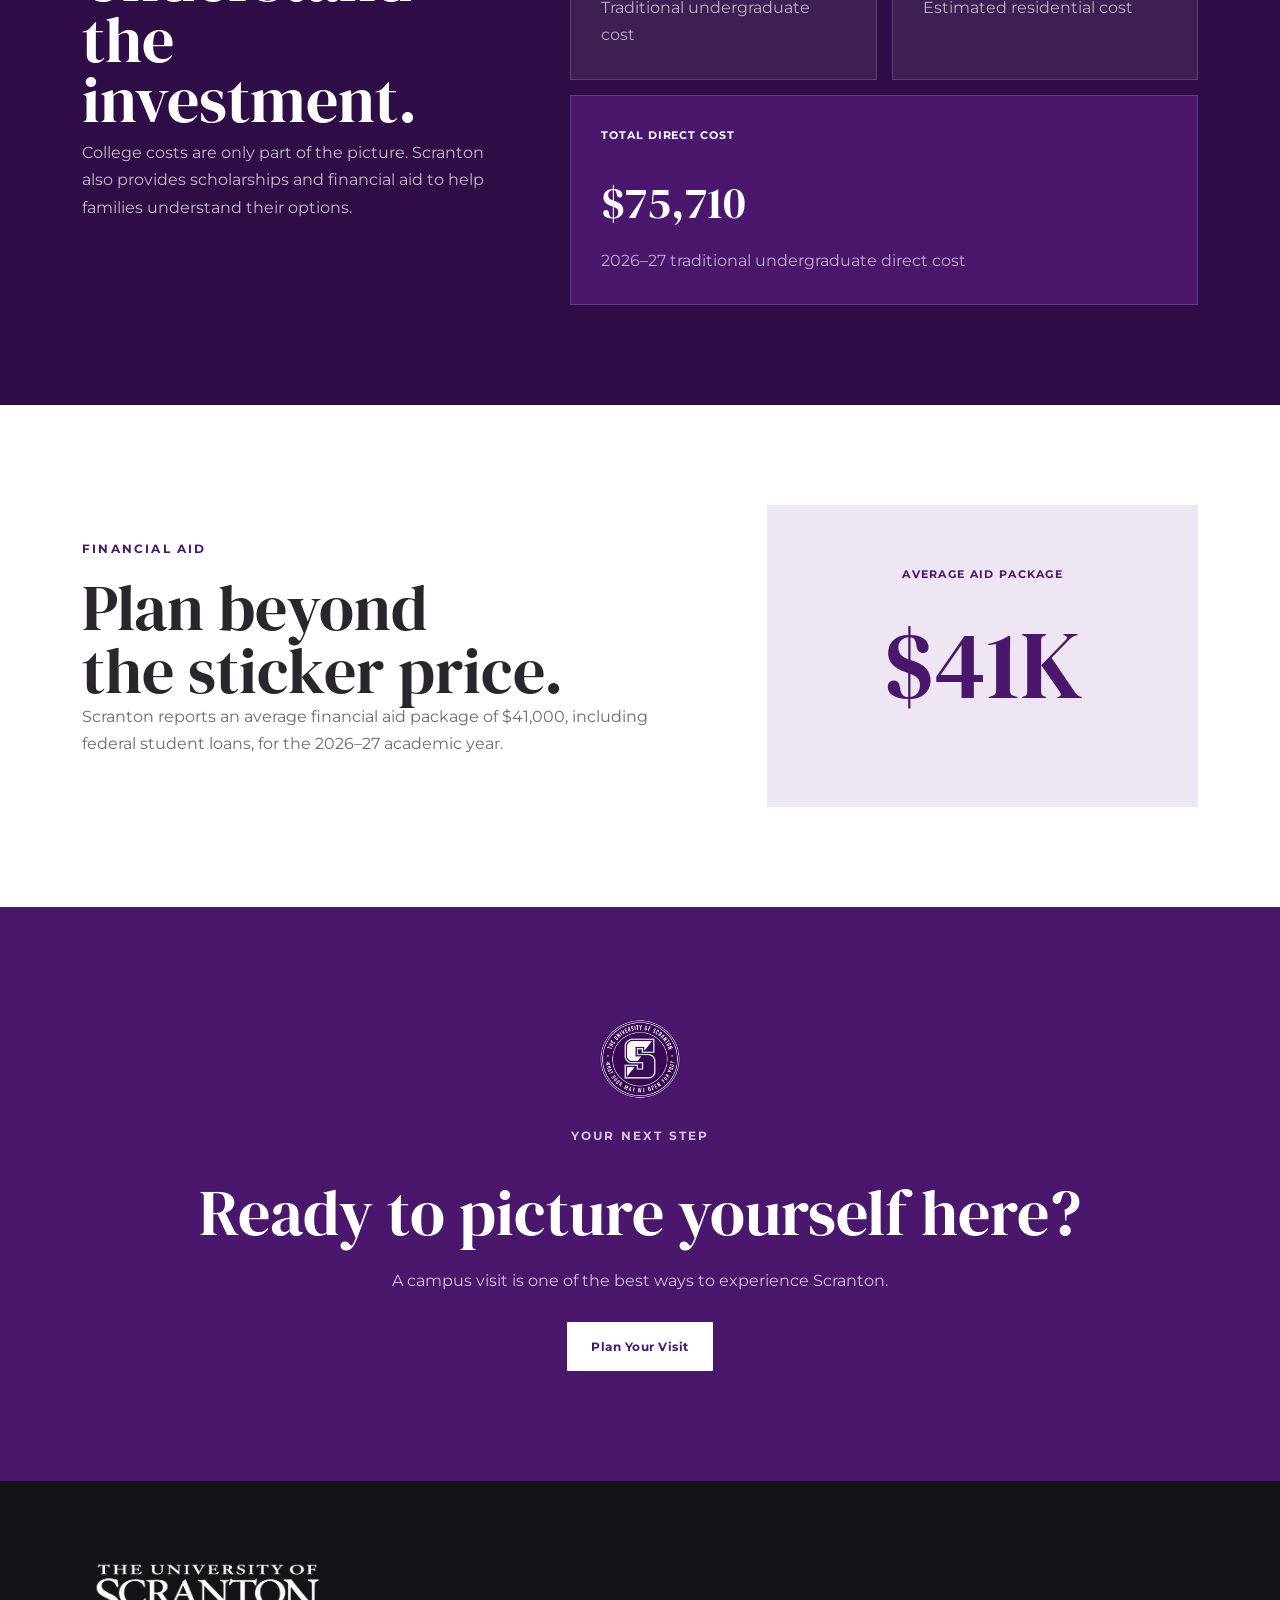
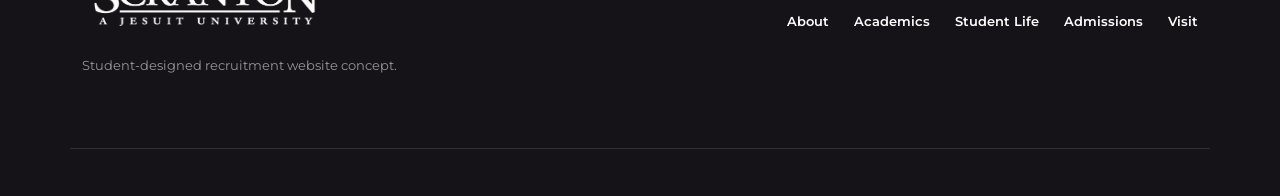
<file: admissions.html>
<!DOCTYPE html>
<html lang="en">
<head>
    <meta charset="UTF-8">
    <meta name="viewport" content="width=device-width, initial-scale=1.0">

    <title>Admissions | The University of Scranton</title>

    <link href="https://cdn.jsdelivr.net/npm/bootstrap@5.3.8/dist/css/bootstrap.min.css" rel="stylesheet">
    <link href="https://fonts.googleapis.com/css2?family=DM+Serif+Display&family=Montserrat:wght@400;500;600;700&display=swap" rel="stylesheet">

    <link rel="stylesheet" href="style.css">
</head>

<body>

<nav class="navbar navbar-expand-lg scranton-navbar sticky-top">
    <div class="container">

        <a class="navbar-brand" href="index.html">
            <img src="scranton-logo.png" alt="The University of Scranton" class="scranton-logo">
        </a>

        <button class="navbar-toggler" type="button"
                data-bs-toggle="collapse"
                data-bs-target="#mainNav">
            <span class="navbar-toggler-icon"></span>
        </button>

        <div class="collapse navbar-collapse" id="mainNav">
            <ul class="navbar-nav ms-auto align-items-lg-center">

                <li class="nav-item">
                    <a class="nav-link" href="about.html">About</a>
                </li>

                <li class="nav-item">
                    <a class="nav-link" href="academics.html">Academics</a>
                </li>

                <li class="nav-item">
                    <a class="nav-link" href="student-life.html">Student Life</a>
                </li>

                <li class="nav-item">
                    <a class="nav-link active" href="admissions.html">Admissions</a>
                </li>

                <li class="nav-item ms-lg-3">
                    <a class="nav-link visit-button" href="visit.html">Visit</a>
                </li>

            </ul>
        </div>

    </div>
</nav>


<header class="page-hero">

    <img src="students-walking.jpg"
         alt="Students walking on The University of Scranton campus">

    <div class="page-hero-overlay"></div>

    <div class="container page-hero-content reveal">

        <p class="hero-eyebrow">ADMISSIONS</p>

        <h1>
            Your next door<br>
            starts here.
        </h1>

        <p>
            Learn about applying, planning for college
            and taking your next step toward Scranton.
        </p>

    </div>

</header>


<section class="section cream-section">

    <div class="container">

        <div class="center-heading reveal">
            <p class="eyebrow">YOUR PATH TO SCRANTON</p>
            <h2 class="section-title">Take it one step at a time.</h2>
        </div>

        <div class="steps-grid">

            <article class="step-card reveal">
                <span>01</span>
                <h3>Explore</h3>
                <p>
                    Discover programs, campus life and what makes
                    Scranton different.
                </p>
            </article>

            <article class="step-card reveal">
                <span>02</span>
                <h3>Visit</h3>
                <p>
                    Tour campus and experience the Scranton
                    community in person.
                </p>
            </article>

            <article class="step-card reveal">
                <span>03</span>
                <h3>Apply</h3>
                <p>
                    Complete your application and submit
                    the required materials.
                </p>
            </article>

            <article class="step-card reveal">
                <span>04</span>
                <h3>Plan</h3>
                <p>
                    Explore scholarships, financial aid
                    and your path to enrollment.
                </p>
            </article>

        </div>

    </div>

</section>


<section class="cost-section">

    <div class="container cost-layout">

        <div class="cost-intro reveal">

            <p class="eyebrow light-eyebrow">2026–2027 COSTS</p>

            <h2>
                Understand the investment.
            </h2>

            <p>
                College costs are only part of the picture.
                Scranton also provides scholarships and financial
                aid to help families understand their options.
            </p>

        </div>


        <div class="cost-grid">

            <article class="cost-card reveal">
                <span>Tuition + Fees</span>
                <strong>$57,360</strong>
                <p>Traditional undergraduate cost</p>
            </article>

            <article class="cost-card reveal">
                <span>Housing + Food</span>
                <strong>$18,350</strong>
                <p>Estimated residential cost</p>
            </article>

            <article class="cost-card featured-cost reveal">
                <span>Total Direct Cost</span>
                <strong>$75,710</strong>
                <p>2026–27 traditional undergraduate direct cost</p>
            </article>

        </div>

    </div>

</section>


<section class="section white-section">

    <div class="container aid-feature">

        <div class="reveal">

            <p class="eyebrow">FINANCIAL AID</p>

            <h2 class="section-title">
                Plan beyond<br>
                the sticker price.
            </h2>

            <p class="body-copy">
                Scranton reports an average financial aid package
                of $41,000, including federal student loans,
                for the 2026–27 academic year.
            </p>

        </div>

        <div class="aid-number reveal">
            <span>AVERAGE AID PACKAGE</span>
            <strong>$41K</strong>
        </div>

    </div>

</section>


<section class="final-cta">

    <div class="container reveal">

        <img src="scranton-mark.png"
             alt=""
             class="cta-mark">

        <p class="eyebrow light-eyebrow">YOUR NEXT STEP</p>

        <h2>
            Ready to picture yourself here?
        </h2>

        <p>
            A campus visit is one of the best ways
            to experience Scranton.
        </p>

        <a href="visit.html" class="button-light">
            Plan Your Visit
        </a>

    </div>

</section>


<footer class="site-footer">
    <div class="container footer-grid">
        <div>
            <img src="scranton-logo.png" alt="The University of Scranton" class="footer-logo">
            <p>Student-designed recruitment website concept.</p>
        </div>

        <div class="footer-links">
            <a href="about.html">About</a>
            <a href="academics.html">Academics</a>
            <a href="student-life.html">Student Life</a>
            <a href="admissions.html">Admissions</a>
            <a href="visit.html">Visit</a>
        </div>
    </div>

    <div class="container footer-bottom">
       
    </div>
</footer>

<script src="https://cdn.jsdelivr.net/npm/bootstrap@5.3.8/dist/js/bootstrap.bundle.min.js"></script>
<script src="script.js"></script>

</body>
</html>
</file>
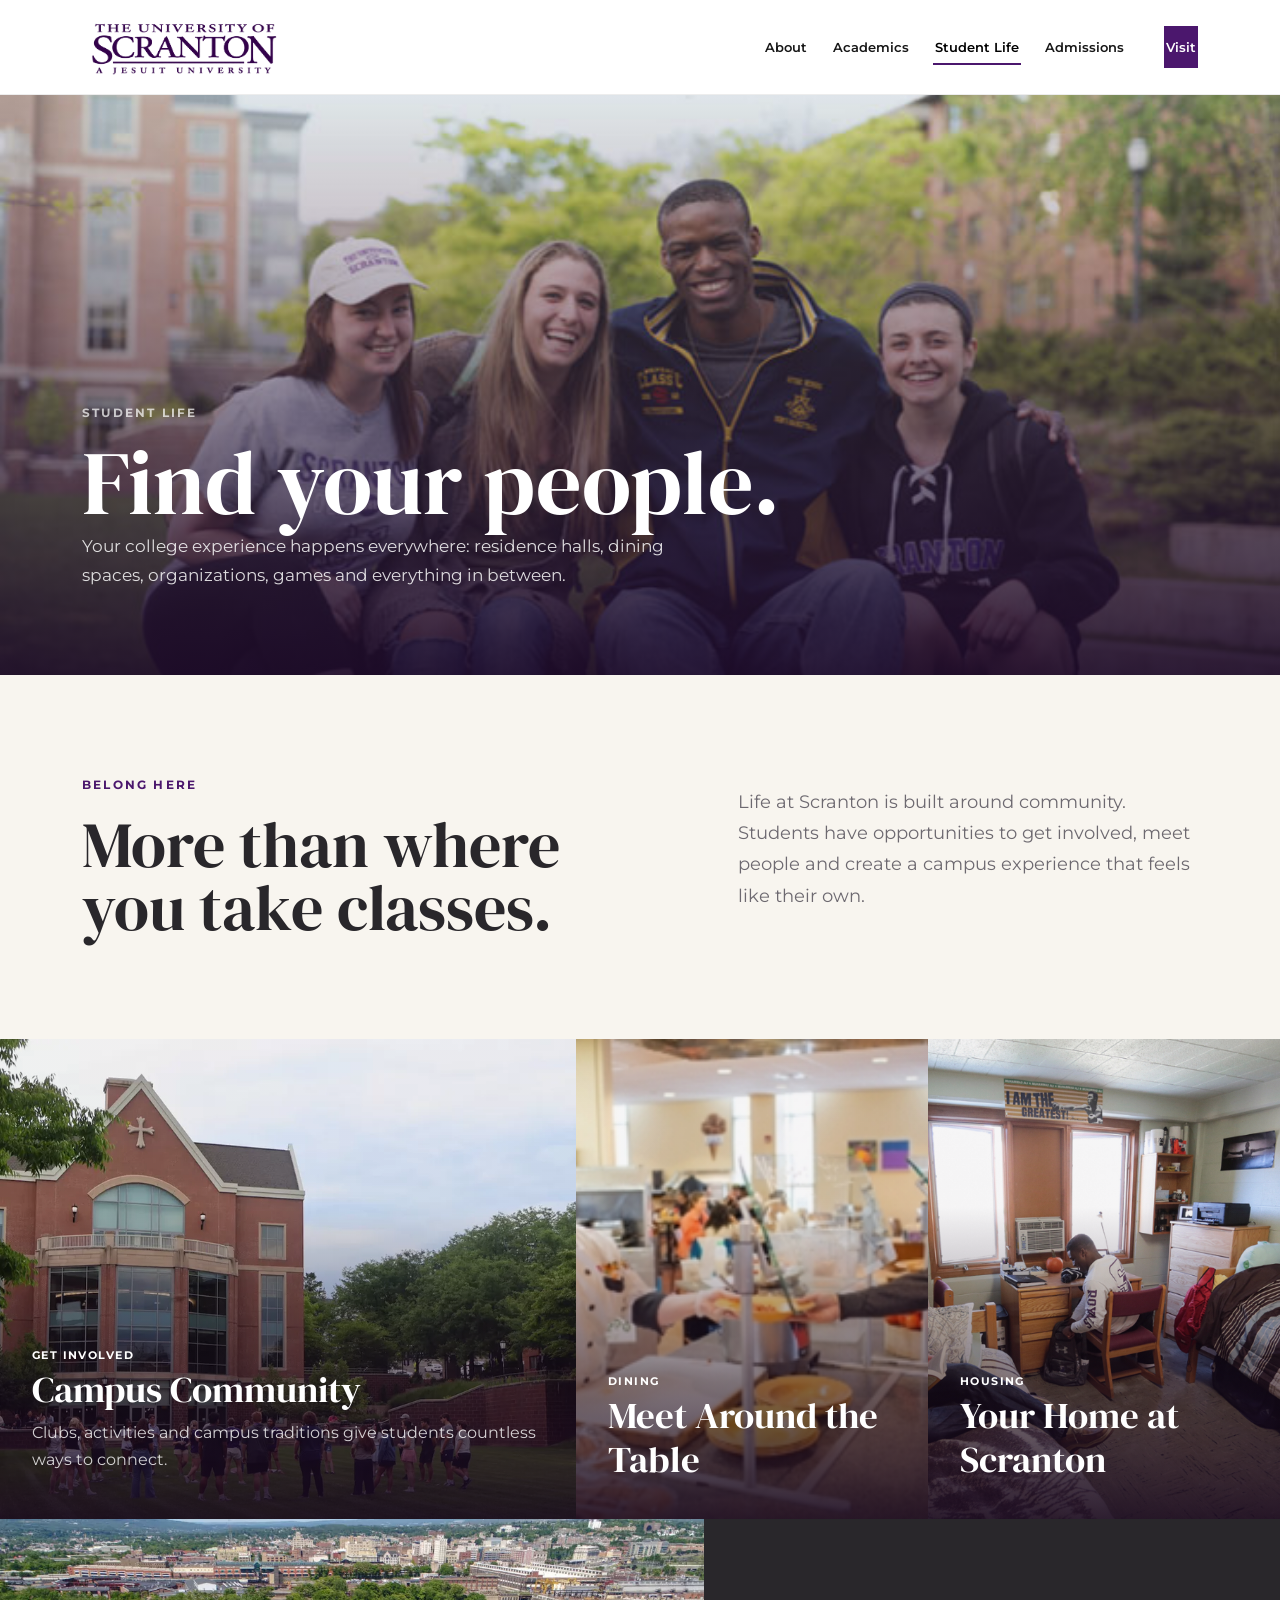
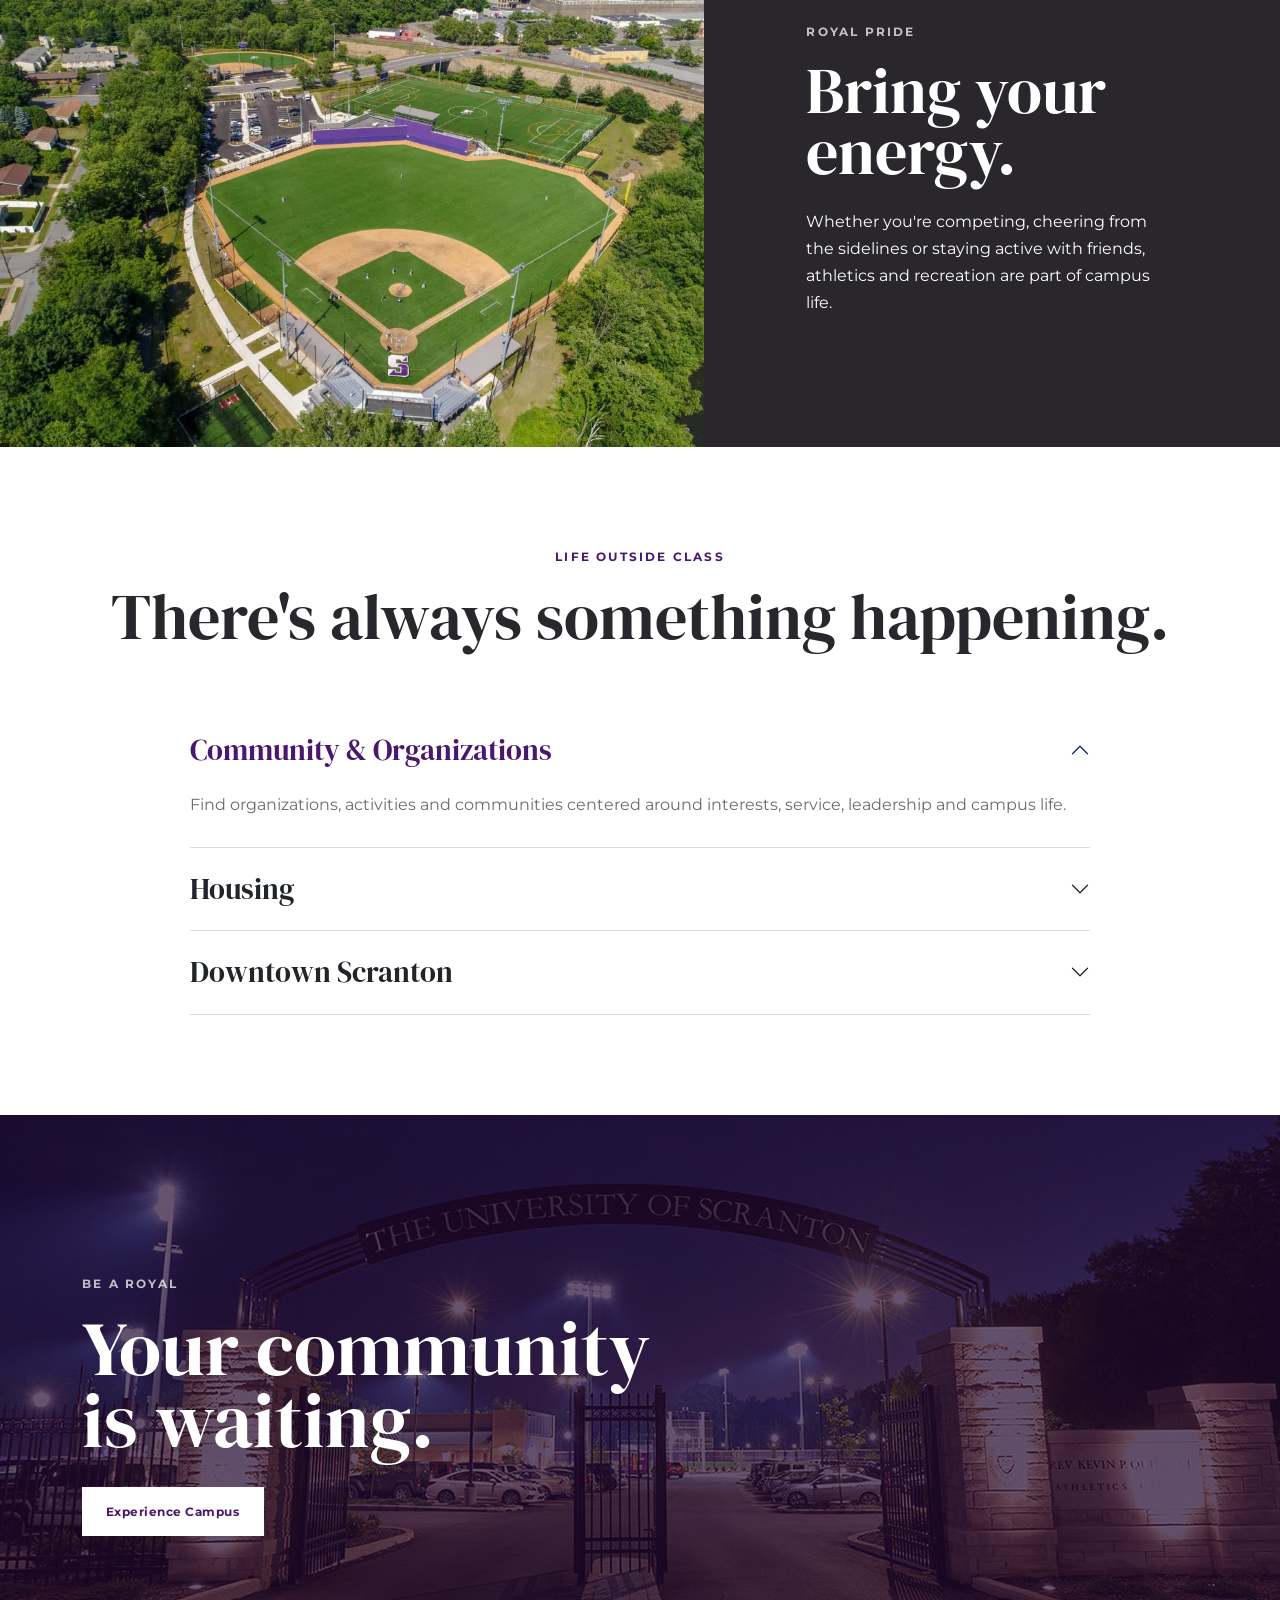
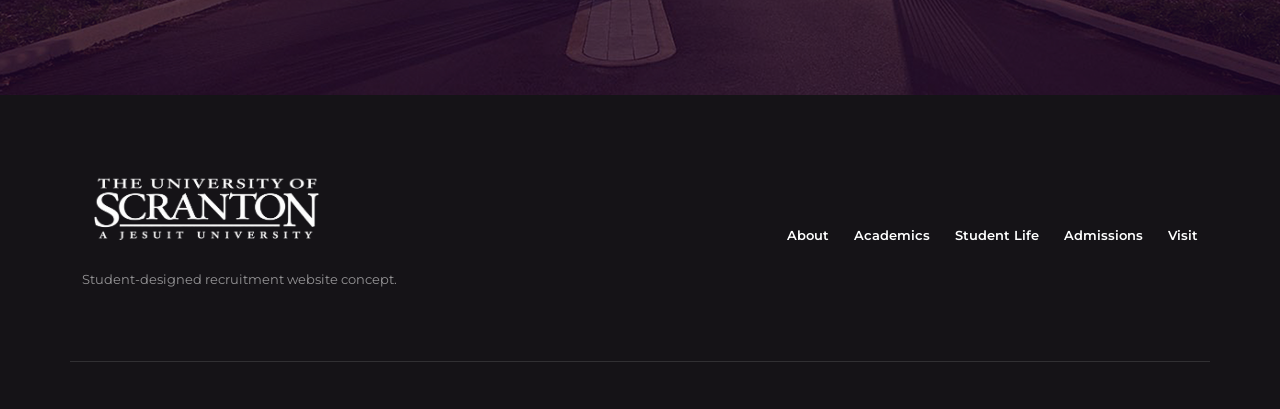
<file: student-life.html>
<!DOCTYPE html>
<html lang="en">
<head>
    <meta charset="UTF-8">
    <meta name="viewport" content="width=device-width, initial-scale=1.0">

    <title>Student Life | The University of Scranton</title>

    <link href="https://cdn.jsdelivr.net/npm/bootstrap@5.3.8/dist/css/bootstrap.min.css" rel="stylesheet">
    <link href="https://fonts.googleapis.com/css2?family=DM+Serif+Display&family=Montserrat:wght@400;500;600;700&display=swap" rel="stylesheet">

    <link rel="stylesheet" href="style.css">
</head>

<body>

<nav class="navbar navbar-expand-lg scranton-navbar sticky-top">
    <div class="container">

        <a class="navbar-brand" href="index.html">
            <img src="scranton-logo.png" alt="The University of Scranton" class="scranton-logo">
        </a>

        <button class="navbar-toggler" type="button"
                data-bs-toggle="collapse"
                data-bs-target="#mainNav">
            <span class="navbar-toggler-icon"></span>
        </button>

        <div class="collapse navbar-collapse" id="mainNav">
            <ul class="navbar-nav ms-auto align-items-lg-center">

                <li class="nav-item">
                    <a class="nav-link" href="about.html">About</a>
                </li>

                <li class="nav-item">
                    <a class="nav-link" href="academics.html">Academics</a>
                </li>

                <li class="nav-item">
                    <a class="nav-link active" href="student-life.html">Student Life</a>
                </li>

                <li class="nav-item">
                    <a class="nav-link" href="admissions.html">Admissions</a>
                </li>

                <li class="nav-item ms-lg-3">
                    <a class="nav-link visit-button" href="visit.html">Visit</a>
                </li>

            </ul>
        </div>

    </div>
</nav>


<header class="page-hero">

    <img src="students-together.jpg"
         alt="University of Scranton students together on campus">

    <div class="page-hero-overlay"></div>

    <div class="container page-hero-content reveal">

        <p class="hero-eyebrow">STUDENT LIFE</p>

        <h1>
            Find your people.
        </h1>

        <p>
            Your college experience happens everywhere:
            residence halls, dining spaces, organizations,
            games and everything in between.
        </p>

    </div>

</header>


<section class="section cream-section">

    <div class="container intro-grid">

        <div class="reveal">
            <p class="eyebrow">BELONG HERE</p>

            <h2 class="section-title">
                More than where<br>
                you take classes.
            </h2>
        </div>

        <div class="large-copy reveal">

            <p>
                Life at Scranton is built around community.
                Students have opportunities to get involved,
                meet people and create a campus experience
                that feels like their own.
            </p>

        </div>

    </div>

</section>


<section class="life-grid-section">

    <article class="life-feature large-life-card reveal">

        <img src="campus-activities.jpg"
             alt="Students participating in activities on campus">

        <div>
            <span>GET INVOLVED</span>
            <h3>Campus Community</h3>

            <p>
                Clubs, activities and campus traditions give
                students countless ways to connect.
            </p>
        </div>

    </article>


    <article class="life-feature reveal">

        <img src="dining-hall.jpg"
             alt="University of Scranton dining hall">

        <div>
            <span>DINING</span>
            <h3>Meet Around the Table</h3>
        </div>

    </article>


    <article class="life-feature reveal">

        <img src="residence-room.jpg"
             alt="University of Scranton residence hall room">

        <div>
            <span>HOUSING</span>
            <h3>Your Home at Scranton</h3>
        </div>

    </article>

</section>


<section class="editorial-feature">

    <div class="editorial-image reveal">
        <img src="athletics-aerial.jpg"
             alt="University of Scranton athletics facilities">
    </div>

    <div class="editorial-copy dark-panel reveal">

        <p class="eyebrow light-eyebrow">ROYAL PRIDE</p>

        <h2>
            Bring your energy.
        </h2>

        <p>
            Whether you're competing, cheering from the sidelines
            or staying active with friends, athletics and recreation
            are part of campus life.
        </p>

    </div>

</section>


<section class="section white-section">

    <div class="container">

        <div class="center-heading reveal">
            <p class="eyebrow">LIFE OUTSIDE CLASS</p>
            <h2 class="section-title">There's always something happening.</h2>
        </div>


        <div class="accordion scranton-accordion reveal" id="lifeAccordion">

            <div class="accordion-item">

                <h2 class="accordion-header">

                    <button class="accordion-button"
                            type="button"
                            data-bs-toggle="collapse"
                            data-bs-target="#community">

                        Community & Organizations

                    </button>

                </h2>

                <div id="community"
                     class="accordion-collapse collapse show"
                     data-bs-parent="#lifeAccordion">

                    <div class="accordion-body">
                        Find organizations, activities and communities
                        centered around interests, service, leadership
                        and campus life.
                    </div>

                </div>

            </div>


            <div class="accordion-item">

                <h2 class="accordion-header">

                    <button class="accordion-button collapsed"
                            type="button"
                            data-bs-toggle="collapse"
                            data-bs-target="#housing">

                        Housing

                    </button>

                </h2>

                <div id="housing"
                     class="accordion-collapse collapse"
                     data-bs-parent="#lifeAccordion">

                    <div class="accordion-body">
                        Scranton guarantees housing for all four years,
                        giving students the opportunity to stay connected
                        to campus throughout college.
                    </div>

                </div>

            </div>


            <div class="accordion-item">

                <h2 class="accordion-header">

                    <button class="accordion-button collapsed"
                            type="button"
                            data-bs-toggle="collapse"
                            data-bs-target="#city">

                        Downtown Scranton

                    </button>

                </h2>

                <div id="city"
                     class="accordion-collapse collapse"
                     data-bs-parent="#lifeAccordion">

                    <div class="accordion-body">
                        Campus sits in the heart of Scranton with
                        restaurants, coffee shops and downtown spaces
                        within easy reach.
                    </div>

                </div>

            </div>

        </div>

    </div>

</section>


<section class="photo-banner">

    <img src="athletics-night.jpg"
         alt="University of Scranton athletics entrance at night"
         class="banner-image">

    <div class="banner-overlay"></div>

    <div class="container banner-content reveal">

        <p class="eyebrow light-eyebrow">BE A ROYAL</p>

        <h2>
            Your community<br>
            is waiting.
        </h2>

        <a href="visit.html" class="button-light">
            Experience Campus
        </a>

    </div>

</section>


<footer class="site-footer">
    <div class="container footer-grid">
        <div>
            <img src="scranton-logo.png" alt="The University of Scranton" class="footer-logo">
            <p>Student-designed recruitment website concept.</p>
        </div>

        <div class="footer-links">
            <a href="about.html">About</a>
            <a href="academics.html">Academics</a>
            <a href="student-life.html">Student Life</a>
            <a href="admissions.html">Admissions</a>
            <a href="visit.html">Visit</a>
        </div>
    </div>

    <div class="container footer-bottom">

    </div>
</footer>

<script src="https://cdn.jsdelivr.net/npm/bootstrap@5.3.8/dist/js/bootstrap.bundle.min.js"></script>
<script src="script.js"></script>

</body>
</html>
</file>
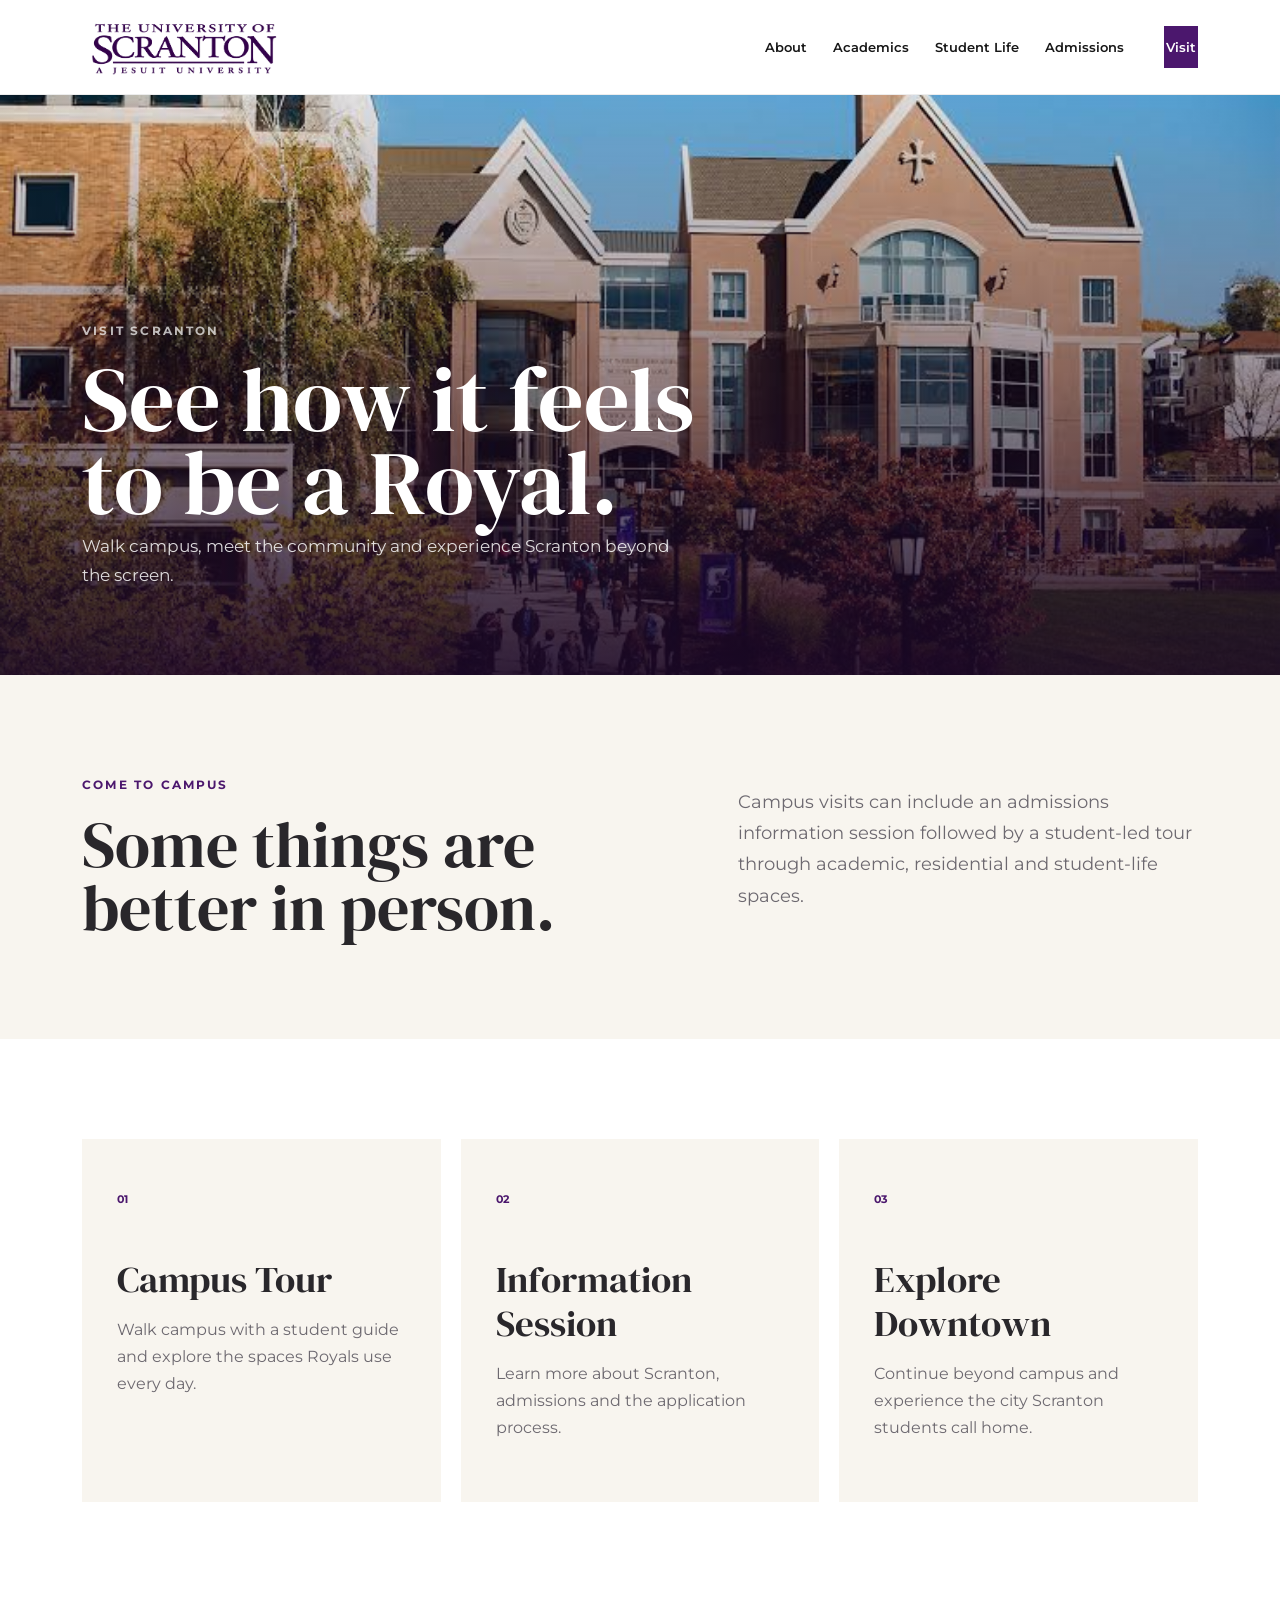
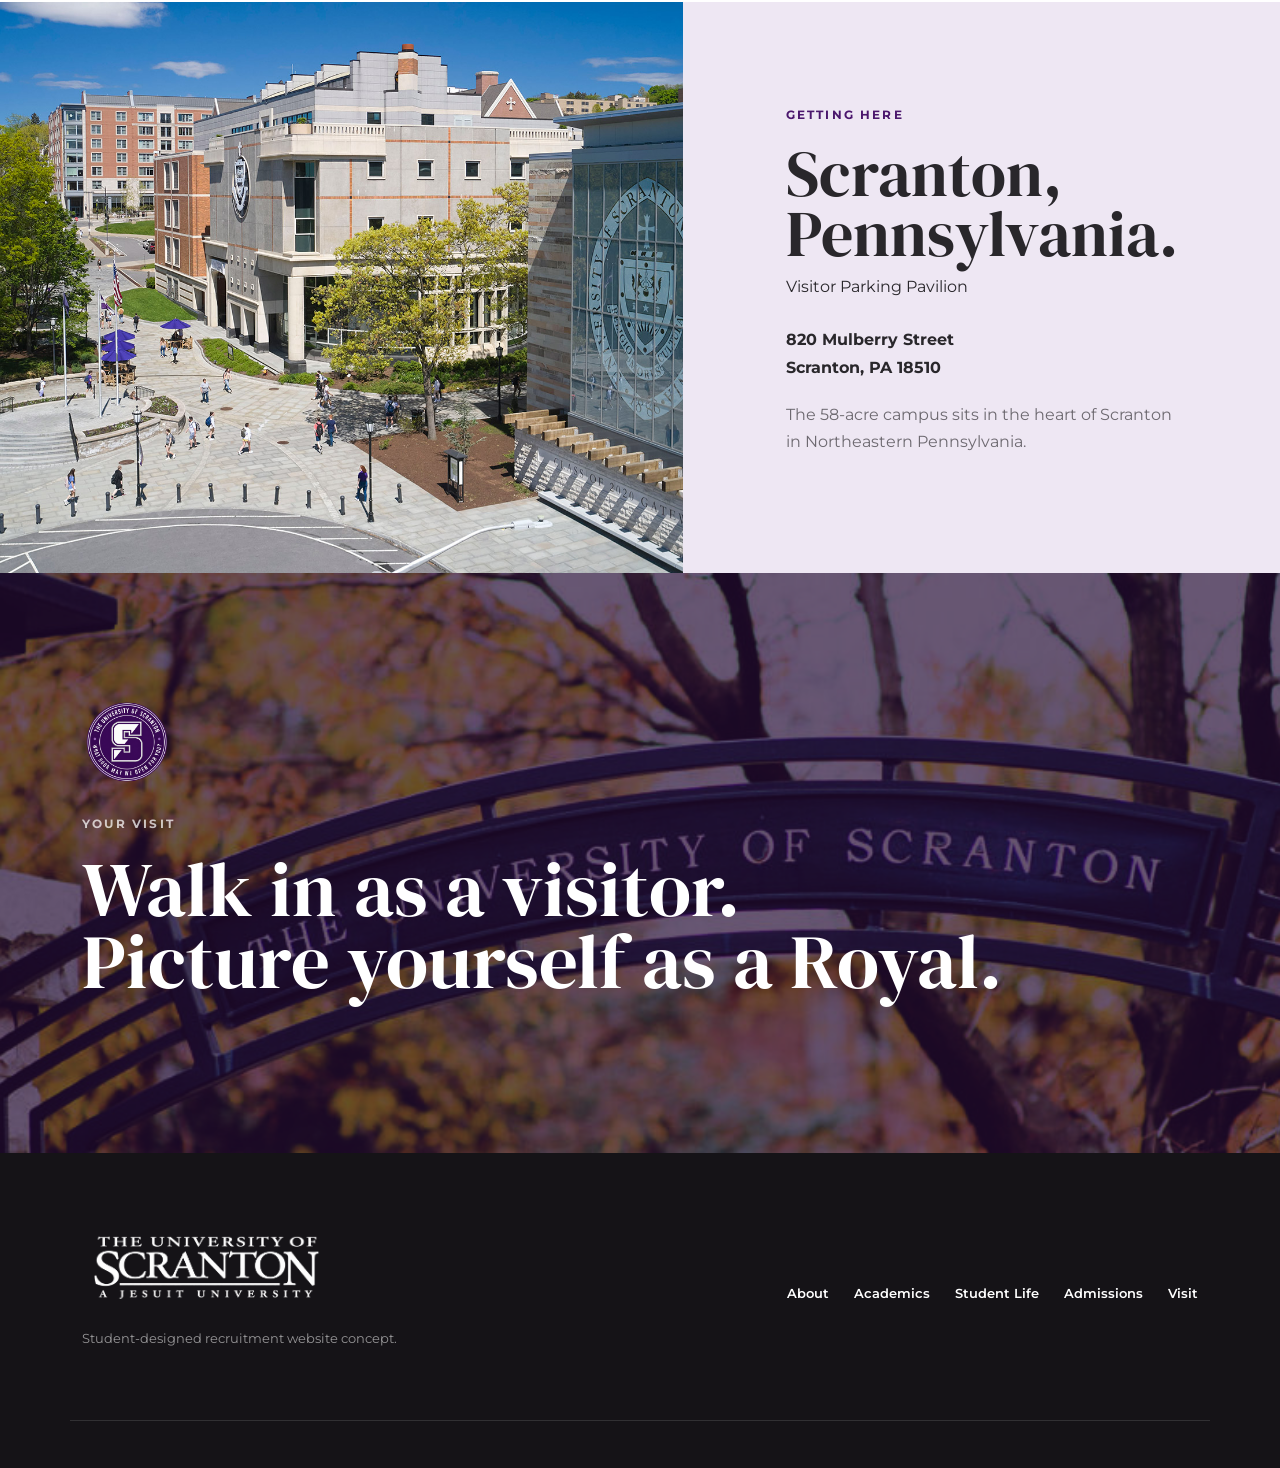
<file: visit.html>
<!DOCTYPE html>
<html lang="en">
<head>
    <meta charset="UTF-8">
    <meta name="viewport" content="width=device-width, initial-scale=1.0">

    <title>Visit | The University of Scranton</title>

    <link href="https://cdn.jsdelivr.net/npm/bootstrap@5.3.8/dist/css/bootstrap.min.css" rel="stylesheet">
    <link href="https://fonts.googleapis.com/css2?family=DM+Serif+Display&family=Montserrat:wght@400;500;600;700&display=swap" rel="stylesheet">

    <link rel="stylesheet" href="style.css">
</head>

<body>

<nav class="navbar navbar-expand-lg scranton-navbar sticky-top">
    <div class="container">

        <a class="navbar-brand" href="index.html">
            <img src="scranton-logo.png" alt="The University of Scranton" class="scranton-logo">
        </a>

        <button class="navbar-toggler" type="button"
                data-bs-toggle="collapse"
                data-bs-target="#mainNav">
            <span class="navbar-toggler-icon"></span>
        </button>

        <div class="collapse navbar-collapse" id="mainNav">
            <ul class="navbar-nav ms-auto align-items-lg-center">

                <li class="nav-item">
                    <a class="nav-link" href="about.html">About</a>
                </li>

                <li class="nav-item">
                    <a class="nav-link" href="academics.html">Academics</a>
                </li>

                <li class="nav-item">
                    <a class="nav-link" href="student-life.html">Student Life</a>
                </li>

                <li class="nav-item">
                    <a class="nav-link" href="admissions.html">Admissions</a>
                </li>

                <li class="nav-item ms-lg-3">
                    <a class="nav-link visit-button active" href="visit.html">Visit</a>
                </li>

            </ul>
        </div>

    </div>
</nav>


<header class="page-hero">

    <img src="denaples-lawn.jpg"
         alt="The University of Scranton campus">

    <div class="page-hero-overlay"></div>

    <div class="container page-hero-content reveal">

        <p class="hero-eyebrow">VISIT SCRANTON</p>

        <h1>
            See how it feels<br>
            to be a Royal.
        </h1>

        <p>
            Walk campus, meet the community and experience
            Scranton beyond the screen.
        </p>

    </div>

</header>


<section class="section cream-section">

    <div class="container intro-grid">

        <div class="reveal">

            <p class="eyebrow">COME TO CAMPUS</p>

            <h2 class="section-title">
                Some things are<br>
                better in person.
            </h2>

        </div>

        <div class="large-copy reveal">

            <p>
                Campus visits can include an admissions information
                session followed by a student-led tour through
                academic, residential and student-life spaces.
            </p>

        </div>

    </div>

</section>


<section class="section white-section">

    <div class="container">

        <div class="visit-grid">

            <article class="visit-card reveal">

                <span>01</span>
                <h3>Campus Tour</h3>

                <p>
                    Walk campus with a student guide and
                    explore the spaces Royals use every day.
                </p>

            </article>


            <article class="visit-card reveal">

                <span>02</span>
                <h3>Information Session</h3>

                <p>
                    Learn more about Scranton, admissions
                    and the application process.
                </p>

            </article>


            <article class="visit-card reveal">

                <span>03</span>
                <h3>Explore Downtown</h3>

                <p>
                    Continue beyond campus and experience
                    the city Scranton students call home.
                </p>

            </article>

        </div>

    </div>

</section>


<section class="location-feature">

    <div class="location-image reveal">

        <img src="campus-main.jpg"
             alt="The University of Scranton campus">

    </div>


    <div class="location-copy reveal">

        <p class="eyebrow">GETTING HERE</p>

        <h2>
            Scranton,<br>
            Pennsylvania.
        </h2>

        <p>
            Visitor Parking Pavilion
        </p>

        <address>
            820 Mulberry Street<br>
            Scranton, PA 18510
        </address>

        <p class="location-note">
            The 58-acre campus sits in the heart
            of Scranton in Northeastern Pennsylvania.
        </p>

    </div>

</section>


<section class="photo-banner">

    <img src="campus-arch.jpg"
         alt="University of Scranton campus entrance"
         class="banner-image">

    <div class="banner-overlay"></div>

    <div class="container banner-content reveal">

        <img src="scranton-mark.png"
             alt=""
             class="banner-mark">

        <p class="eyebrow light-eyebrow">YOUR VISIT</p>

        <h2>
            Walk in as a visitor.<br>
            Picture yourself as a Royal.
        </h2>

    </div>

</section>


<footer class="site-footer">

    <div class="container footer-grid">

        <div>
            <img src="scranton-logo.png" alt="The University of Scranton" class="footer-logo">
            <p>Student-designed recruitment website concept.</p>
        </div>

        <div class="footer-links">
            <a href="about.html">About</a>
            <a href="academics.html">Academics</a>
            <a href="student-life.html">Student Life</a>
            <a href="admissions.html">Admissions</a>
            <a href="visit.html">Visit</a>
        </div>

    </div>

    <div class="container footer-bottom">
       
    </div>

</footer>

<script src="https://cdn.jsdelivr.net/npm/bootstrap@5.3.8/dist/js/bootstrap.bundle.min.js"></script>
<script src="script.js"></script>

</body>
</html>
</file>
<file: style.css>
:root {
    --scranton-purple: #4b176d;
    --deep-purple: #2f0d46;
    --royal-purple: #63358c;
    --soft-purple: #eee7f3;

    --gold: #c8a951;

    --cream: #f8f5ef;
    --soft-gray: #f3f2f0;
    --white: #ffffff;

    --black: #171717;
    --charcoal: #29272b;
    --text: #29272b;
    --muted: #6d6970;

    --border: #ddd8df;
}


/* =========================
   BASE
========================= */

* {
    box-sizing: border-box;
}

html {
    scroll-behavior: smooth;
}

body {
    margin: 0;
    font-family: "Montserrat", sans-serif;
    color: var(--text);
    background: var(--white);
    line-height: 1.7;
}

img {
    max-width: 100%;
    display: block;
}

h1,
h2,
h3 {
    font-family: "DM Serif Display", serif;
    font-weight: 400;
}

a {
    text-decoration: none;
}

.section {
    padding: 100px 0;
}

.white-section {
    background: var(--white);
}

.cream-section {
    background: var(--cream);
}

.soft-section {
    background: var(--soft-gray);
}

.eyebrow,
.hero-eyebrow {
    font-size: 0.76rem;
    font-weight: 700;
    letter-spacing: 0.18em;
    text-transform: uppercase;
    color: var(--scranton-purple);
    margin-bottom: 18px;
}

.light-eyebrow {
    color: rgba(255,255,255,0.72);
}

.section-title {
    font-size: clamp(2.7rem, 5vw, 5rem);
    line-height: 0.98;
    margin: 0;
}

.body-copy {
    max-width: 620px;
    color: var(--muted);
}


/* =========================
   NAVBAR
========================= */

.scranton-navbar {
    min-height: 88px;
    background: rgba(255,255,255,0.97);
    border-bottom: 1px solid rgba(0,0,0,0.07);
    backdrop-filter: blur(12px);
}

.scranton-logo {
    width: 205px;
    height: auto;
}

.scranton-navbar .nav-link {
    position: relative;
    margin-left: 22px;
    padding: 10px 2px !important;

    color: var(--black);
    font-size: 0.82rem;
    font-weight: 600;
}

.scranton-navbar .nav-link:not(.visit-button)::after {
    content: "";
    position: absolute;

    left: 0;
    bottom: 3px;

    width: 0;
    height: 2px;

    background: var(--scranton-purple);

    transition: width 0.25s ease;
}

.scranton-navbar .nav-link:hover::after,
.scranton-navbar .nav-link.active::after {
    width: 100%;
}

.visit-button {
    background: var(--scranton-purple);
    color: var(--white) !important;

    padding: 12px 23px !important;
}

.visit-button:hover {
    background: var(--deep-purple);
}


/* =========================
   BUTTONS
========================= */

.button-light,
.button-outline-light {
    display: inline-flex;
    align-items: center;
    justify-content: center;

    padding: 14px 24px;

    font-size: 0.78rem;
    font-weight: 700;
    letter-spacing: 0.04em;

    transition: 0.25s ease;
}

.button-light {
    background: var(--white);
    color: var(--scranton-purple);
}

.button-light:hover {
    background: var(--cream);
    color: var(--deep-purple);
    transform: translateY(-2px);
}

.button-outline-light {
    color: var(--white);
    border: 1px solid rgba(255,255,255,0.75);
}

.button-outline-light:hover {
    background: var(--white);
    color: var(--scranton-purple);
}

.text-link {
    display: inline-block;

    color: var(--scranton-purple);
    font-weight: 700;

    margin-top: 12px;
}

.text-link:hover {
    color: var(--deep-purple);
}


/* =========================
   HOME HERO
========================= */

.home-hero {
    position: relative;
    min-height: 690px;

    display: flex;
    align-items: center;

    overflow: hidden;
}

.hero-image {
    position: absolute;
    inset: 0;

    width: 100%;
    height: 100%;

    object-fit: cover;
    object-position: center;
}

/* =========================
   HOME HERO VIDEO
========================= */

.hero-video {
    position: absolute;
    inset: 0;

    width: 100%;
    height: 100%;

    object-fit: cover;
    object-position: center;

    z-index: 0;
}

.hero-overlay {
    z-index: 1;
}

.video-control {
    position: absolute;

    left: 28px;
    bottom: 25px;

    z-index: 4;

    display: inline-flex;
    align-items: center;
    justify-content: center;

    min-width: 92px;

    padding: 10px 16px;

    border: 1px solid rgba(255, 255, 255, 0.65);

    background: rgba(31, 8, 46, 0.58);

    color: var(--white);

    font-family: "Montserrat", sans-serif;

    font-size: 0.7rem;
    font-weight: 700;

    letter-spacing: 0.05em;

    cursor: pointer;

    backdrop-filter: blur(8px);

    transition:
        background 0.25s ease,
        transform 0.25s ease,
        border-color 0.25s ease;
}

.video-control:hover {
    background: var(--scranton-purple);

    border-color: var(--white);

    transform: translateY(-2px);
}

.video-control:focus-visible {
    outline: 3px solid var(--gold);
    outline-offset: 4px;
}

.hero-overlay {
    position: absolute;
    inset: 0;

    background:
        linear-gradient(
            90deg,
            rgba(31, 8, 46, 0.88) 0%,
            rgba(31, 8, 46, 0.64) 42%,
            rgba(31, 8, 46, 0.12) 78%
        );
}

.hero-content {
    position: relative;
    z-index: 2;

    color: var(--white);

    padding-top: 45px;
    padding-bottom: 45px;
}

.hero-content h1 {
    font-size: clamp(4rem, 7.8vw, 7.4rem);
    line-height: 0.88;

    max-width: 850px;

    margin-bottom: 28px;
}

.hero-content .hero-eyebrow {
    color: rgba(255,255,255,0.78);
}

.hero-description {
    max-width: 580px;

    font-size: 1.08rem;
    color: rgba(255,255,255,0.88);
}

.hero-buttons {
    display: flex;
    gap: 12px;
    flex-wrap: wrap;

    margin-top: 30px;
}

.hero-tag {
    position: absolute;
    z-index: 3;

    right: 0;
    bottom: 0;

    background: var(--scranton-purple);
    color: white;

    padding: 18px 30px;

    font-size: 0.68rem;
    font-weight: 700;
    letter-spacing: 0.15em;
}


/* =========================
   PAGE HERO
========================= */

.page-hero {
    position: relative;

    min-height: 580px;

    display: flex;
    align-items: flex-end;

    overflow: hidden;
}

.page-hero > img {
    position: absolute;
    inset: 0;

    width: 100%;
    height: 100%;

    object-fit: cover;
}

.page-hero-overlay {
    position: absolute;
    inset: 0;

    background:
        linear-gradient(
            0deg,
            rgba(27, 8, 39, 0.9) 0%,
            rgba(27, 8, 39, 0.4) 55%,
            rgba(27, 8, 39, 0.08) 100%
        );
}

.page-hero-content {
    position: relative;
    z-index: 2;

    color: white;

    padding-bottom: 70px;
}

.page-hero-content .hero-eyebrow {
    color: rgba(255,255,255,0.7);
}

.page-hero-content h1 {
    font-size: clamp(3.6rem, 7vw, 6.8rem);
    line-height: 0.92;

    max-width: 900px;
}

.page-hero-content > p:last-child {
    max-width: 590px;
    font-size: 1.05rem;
    color: rgba(255,255,255,0.84);
}


/* =========================
   INTRO
========================= */

.intro-grid {
    display: grid;
    grid-template-columns: 1fr 0.8fr;

    gap: 80px;
    align-items: center;
}

.large-copy {
    font-size: 1.15rem;
    color: var(--muted);
}

.large-copy p {
    margin-bottom: 18px;
}


/* =========================
   EDITORIAL FEATURE
========================= */

.editorial-feature {
    display: grid;
    grid-template-columns: 1.1fr 0.9fr;
}

.editorial-feature.reverse {
    grid-template-columns: 0.9fr 1.1fr;
}

.editorial-image {
    overflow: hidden;
}

.editorial-image img {
    width: 100%;
    height: 100%;

    min-height: 520px;

    object-fit: cover;
}

.editorial-copy {
    padding: clamp(60px, 8vw, 120px);

    display: flex;
    flex-direction: column;
    justify-content: center;
}

.editorial-copy h2 {
    font-size: clamp(3rem, 5vw, 5rem);
    line-height: 0.95;

    margin-bottom: 25px;
}

.editorial-copy p:not(.eyebrow) {
    max-width: 540px;
    margin-bottom: 28px;
}

.purple-panel {
    background: var(--scranton-purple);
    color: white;
}

.dark-panel {
    background: var(--charcoal);
    color: white;
}


/* =========================
   STATS
========================= */

.center-heading {
    text-align: center;
    margin-bottom: 60px;
}

.stat-grid {
    display: grid;
    grid-template-columns: repeat(4, 1fr);

    border-top: 1px solid var(--border);
    border-bottom: 1px solid var(--border);
}

.stat {
    text-align: center;

    padding: 45px 25px;

    border-right: 1px solid var(--border);
}

.stat:last-child {
    border-right: 0;
}

.stat strong {
    display: block;

    font-family: "DM Serif Display", serif;
    font-size: clamp(2.7rem, 4vw, 4.4rem);
    font-weight: 400;

    color: var(--scranton-purple);

    line-height: 1;
    margin-bottom: 14px;
}

.stat span {
    font-size: 0.74rem;
    font-weight: 700;
    letter-spacing: 0.07em;
    text-transform: uppercase;
}


/* =========================
   STUDENT FEATURE
========================= */

.student-feature {
    display: grid;
    grid-template-columns: 0.85fr 1.15fr;

    background: var(--cream);
}

.student-feature-copy {
    padding: clamp(60px, 8vw, 120px);

    display: flex;
    flex-direction: column;
    justify-content: center;
}

.student-feature-copy h2 {
    font-size: clamp(3rem, 5vw, 5rem);
    line-height: 0.98;

    margin-bottom: 25px;
}

.student-feature-copy p:not(.eyebrow) {
    color: var(--muted);
    max-width: 500px;
}

.student-feature-image img {
    width: 100%;
    height: 100%;
    min-height: 540px;

    object-fit: cover;
}


/* =========================
   PATH CARDS
========================= */

.path-grid {
    display: grid;
    grid-template-columns: repeat(3, 1fr);

    gap: 20px;
}

.path-card {
    min-height: 350px;

    padding: 38px;

    background: white;
    border-top: 4px solid var(--scranton-purple);

    display: flex;
    flex-direction: column;
}

.path-card > span {
    color: var(--scranton-purple);

    font-size: 0.7rem;
    font-weight: 700;
    letter-spacing: 0.15em;
}

.path-card h3 {
    font-size: 2.6rem;
    margin: 55px 0 15px;
}

.path-card p {
    color: var(--muted);
}

.path-card a {
    margin-top: auto;

    color: var(--scranton-purple);
    font-weight: 700;
}


/* =========================
   PHOTO BANNER
========================= */

.photo-banner {
    position: relative;

    min-height: 580px;

    display: flex;
    align-items: center;

    overflow: hidden;
}

.banner-image {
    position: absolute;
    inset: 0;

    width: 100%;
    height: 100%;

    object-fit: cover;
}

.banner-overlay {
    position: absolute;
    inset: 0;

    background: rgba(34, 8, 49, 0.68);
}

.banner-content {
    position: relative;
    z-index: 2;

    color: white;
}

.banner-content h2 {
    font-size: clamp(3.4rem, 6vw, 6rem);
    line-height: 0.94;

    margin-bottom: 30px;
}

.banner-mark {
    width: 90px;

    margin-bottom: 30px;
}


/* =========================
   SEAL FEATURE
========================= */

.seal-feature {
    background: var(--soft-purple);

    padding: 100px 0;
}

.seal-content {
    width: min(1100px, 90%);

    margin: auto;

    display: grid;
    grid-template-columns: 280px 1fr;

    gap: 80px;
    align-items: center;
}

.large-seal {
    width: 260px;
    margin: auto;
}

.seal-content h2 {
    font-size: clamp(3rem, 5vw, 5rem);
}

.seal-content p:last-child {
    max-width: 620px;
    color: var(--muted);
}


/* =========================
   SPLIT HERO / ACADEMICS
========================= */

.split-hero {
    display: grid;
    grid-template-columns: 0.9fr 1.1fr;

    min-height: 620px;
}

.split-hero-copy {
    background: var(--deep-purple);
    color: white;

    padding: clamp(60px, 8vw, 120px);

    display: flex;
    flex-direction: column;
    justify-content: center;
}

.split-hero-copy .eyebrow {
    color: rgba(255,255,255,0.7);
}

.split-hero-copy h1 {
    font-size: clamp(4rem, 7vw, 7rem);
    line-height: 0.88;

    margin-bottom: 25px;
}

.split-hero-copy > p:last-child {
    max-width: 500px;
    color: rgba(255,255,255,0.8);
}

.split-hero-image img {
    width: 100%;
    height: 100%;

    object-fit: cover;
}


/* PROGRAM FILTER */

.filter-buttons {
    display: flex;
    justify-content: center;
    flex-wrap: wrap;

    gap: 10px;

    margin-bottom: 45px;
}

.filter-button {
    border: 1px solid var(--border);
    background: white;

    padding: 11px 18px;

    color: var(--text);

    font-size: 0.76rem;
    font-weight: 700;

    cursor: pointer;

    transition: 0.2s;
}

.filter-button:hover,
.filter-button.active {
    background: var(--scranton-purple);
    border-color: var(--scranton-purple);

    color: white;
}

.program-grid {
    display: grid;
    grid-template-columns: repeat(3, 1fr);

    gap: 18px;
}

.program-card {
    padding: 34px;

    border: 1px solid var(--border);

    min-height: 290px;

    transition: transform 0.25s ease,
                box-shadow 0.25s ease;
}

.program-card:hover {
    transform: translateY(-5px);

    box-shadow: 0 18px 45px rgba(0,0,0,0.08);
}

.program-card > span {
    font-size: 0.65rem;
    font-weight: 700;

    letter-spacing: 0.1em;

    color: var(--scranton-purple);
}

.program-card h3 {
    font-size: 2rem;

    margin: 35px 0 15px;
}

.program-card p {
    color: var(--muted);
}

.program-hidden {
    display: none;
}

.wide-image {
    margin-top: 70px;

    overflow: hidden;
}

.wide-image img {
    width: 100%;
    aspect-ratio: 16 / 6;

    object-fit: cover;
}


/* =========================
   STUDENT LIFE
========================= */

.life-grid-section {
    display: grid;
    grid-template-columns: 1.35fr 0.825fr 0.825fr;
}

.life-feature {
    position: relative;

    min-height: 480px;

    overflow: hidden;
}

.life-feature img {
    width: 100%;
    height: 100%;

    position: absolute;
    inset: 0;

    object-fit: cover;

    transition: transform 0.5s ease;
}

.life-feature:hover img {
    transform: scale(1.035);
}

.life-feature::after {
    content: "";

    position: absolute;
    inset: 0;

    background:
        linear-gradient(
            0deg,
            rgba(24, 9, 31, 0.9),
            rgba(24, 9, 31, 0.04) 65%
        );
}

.life-feature > div {
    position: absolute;
    z-index: 2;

    left: 32px;
    right: 32px;
    bottom: 30px;

    color: white;
}

.life-feature span {
    font-size: 0.68rem;
    font-weight: 700;
    letter-spacing: 0.13em;
}

.life-feature h3 {
    font-size: 2.3rem;
}

.life-feature p {
    color: rgba(255,255,255,0.8);
}

.scranton-accordion {
    max-width: 900px;
    margin: auto;
}

.scranton-accordion .accordion-item {
    border: 0;
    border-bottom: 1px solid var(--border);

    border-radius: 0;
}

.scranton-accordion .accordion-button {
    padding: 24px 0;

    font-family: "DM Serif Display", serif;
    font-size: 1.8rem;

    background: white;
    box-shadow: none;
}

.scranton-accordion .accordion-button:not(.collapsed) {
    color: var(--scranton-purple);
}

.scranton-accordion .accordion-body {
    padding: 0 0 28px;

    color: var(--muted);
}


/* =========================
   ADMISSIONS
========================= */

.steps-grid {
    display: grid;
    grid-template-columns: repeat(4, 1fr);

    gap: 18px;
}

.step-card {
    padding: 35px;

    background: white;

    border-bottom: 3px solid var(--scranton-purple);
}

.step-card span {
    font-size: 0.7rem;
    font-weight: 700;

    color: var(--scranton-purple);
}

.step-card h3 {
    font-size: 2rem;

    margin: 30px 0 12px;
}

.step-card p {
    color: var(--muted);
}

.cost-section {
    padding: 100px 0;

    background: var(--deep-purple);
    color: white;
}

.cost-layout {
    display: grid;
    grid-template-columns: 0.8fr 1.2fr;

    gap: 70px;
    align-items: center;
}

.cost-intro h2 {
    font-size: clamp(3rem, 5vw, 5rem);
    line-height: 0.95;
}

.cost-intro > p:last-child {
    color: rgba(255,255,255,0.72);
}

.cost-grid {
    display: grid;
    grid-template-columns: repeat(2, 1fr);

    gap: 15px;
}

.cost-card {
    padding: 30px;

    background: rgba(255,255,255,0.08);
    border: 1px solid rgba(255,255,255,0.15);
}

.cost-card span {
    display: block;

    font-size: 0.7rem;
    font-weight: 700;
    letter-spacing: 0.08em;
    text-transform: uppercase;

    margin-bottom: 20px;
}

.cost-card strong {
    display: block;

    font-family: "DM Serif Display", serif;
    font-size: 2.8rem;
    font-weight: 400;
}

.cost-card p {
    color: rgba(255,255,255,0.65);

    margin: 6px 0 0;
}

.featured-cost {
    grid-column: span 2;

    background: var(--scranton-purple);
}

.aid-feature {
    display: grid;
    grid-template-columns: 1fr 0.7fr;

    gap: 70px;
    align-items: center;
}

.aid-number {
    padding: 60px;

    text-align: center;

    background: var(--soft-purple);
}

.aid-number span {
    display: block;

    font-size: 0.68rem;
    font-weight: 700;
    letter-spacing: 0.12em;

    color: var(--scranton-purple);
}

.aid-number strong {
    display: block;

    font-family: "DM Serif Display", serif;
    font-size: 6rem;
    font-weight: 400;

    color: var(--scranton-purple);
}


/* =========================
   VISIT
========================= */

.visit-grid {
    display: grid;
    grid-template-columns: repeat(3, 1fr);

    gap: 20px;
}

.visit-card {
    padding: 45px 35px;

    background: var(--cream);

    min-height: 300px;
}

.visit-card span {
    color: var(--scranton-purple);

    font-size: 0.7rem;
    font-weight: 700;
}

.visit-card h3 {
    font-size: 2.3rem;

    margin: 45px 0 15px;
}

.visit-card p {
    color: var(--muted);
}

.location-feature {
    display: grid;
    grid-template-columns: 1.15fr 0.85fr;

    background: var(--soft-purple);
}

.location-image img {
    width: 100%;
    height: 100%;

    min-height: 570px;

    object-fit: cover;
}

.location-copy {
    padding: clamp(60px, 8vw, 110px);

    display: flex;
    flex-direction: column;
    justify-content: center;
}

.location-copy h2 {
    font-size: clamp(3rem, 5vw, 5rem);
    line-height: 0.95;
}

.location-copy address {
    font-style: normal;
    font-weight: 700;

    margin: 10px 0 20px;
}

.location-note {
    color: var(--muted);
}


/* =========================
   CTA
========================= */

.final-cta {
    padding: 110px 20px;

    text-align: center;

    background: var(--scranton-purple);
    color: white;
}

.final-cta h2 {
    font-size: clamp(3rem, 5vw, 5rem);
}

.final-cta p {
    max-width: 600px;

    margin: 15px auto 28px;

    color: rgba(255,255,255,0.75);
}

.cta-mark {
    width: 90px;

    margin: 0 auto 25px;
}


/* =========================
   FOOTER
========================= */

.site-footer {
    padding: 70px 0 25px;

    background: #151317;
    color: white;
}

.footer-grid {
    display: grid;
    grid-template-columns: 1fr 1fr;

    gap: 50px;
    align-items: center;
}

.footer-logo {
    width: 250px;

    filter: brightness(0) invert(1);

    margin-bottom: 20px;
}

.footer-grid p {
    color: rgba(255,255,255,0.55);

    font-size: 0.82rem;
}

.footer-links {
    display: flex;
    flex-wrap: wrap;
    justify-content: flex-end;

    gap: 25px;
}

.footer-links a {
    color: white;

    font-size: 0.8rem;
    font-weight: 600;
}

.footer-bottom {
    display: flex;
    justify-content: space-between;

    gap: 20px;

    margin-top: 55px;
    padding-top: 22px;

    border-top: 1px solid rgba(255,255,255,0.12);

    color: rgba(255,255,255,0.45);

    font-size: 0.7rem;
}


/* =========================
   REVEAL
========================= */

.reveal {
    opacity: 0;
    transform: translateY(25px);

    transition:
        opacity 0.7s ease,
        transform 0.7s ease;
}

.reveal-visible {
    opacity: 1;
    transform: translateY(0);
}


/* =========================
   ACCESSIBILITY
========================= */

a:focus-visible,
button:focus-visible {
    outline: 3px solid var(--gold);
    outline-offset: 4px;
}


/* =========================
   RESPONSIVE
========================= */

@media (max-width: 991px) {

     .hero-video {
        object-position: center;
    }

    .video-control {
        left: 18px;
        bottom: 18px;

        padding: 9px 13px;

        font-size: 0.66rem;
    }

    .scranton-navbar {
        min-height: 78px;
    }

    .scranton-logo {
        width: 180px;
    }

    .navbar-collapse {
        padding: 20px 0;
    }

    .scranton-navbar .nav-link {
        margin-left: 0;

        padding: 12px 0 !important;
    }

    .visit-button {
        display: inline-block;

        margin-top: 8px;

        padding: 11px 18px !important;
    }

    .intro-grid,
    .editorial-feature,
    .editorial-feature.reverse,
    .student-feature,
    .split-hero,
    .seal-content,
    .cost-layout,
    .aid-feature,
    .location-feature {
        grid-template-columns: 1fr;
    }

    .editorial-copy {
        order: 2;
    }

    .editorial-image img,
    .student-feature-image img,
    .location-image img {
        min-height: 420px;
    }

    .stat-grid {
        grid-template-columns: repeat(2, 1fr);
    }

    .stat:nth-child(2) {
        border-right: 0;
    }

    .stat:nth-child(-n+2) {
        border-bottom: 1px solid var(--border);
    }

    .path-grid {
        grid-template-columns: 1fr;
    }

    .program-grid {
        grid-template-columns: repeat(2, 1fr);
    }

    .life-grid-section {
        grid-template-columns: 1fr 1fr;
    }

    .large-life-card {
        grid-column: span 2;
    }

    .steps-grid {
        grid-template-columns: repeat(2, 1fr);
    }

    .visit-grid {
        grid-template-columns: 1fr;
    }

}


@media (max-width: 767px) {

    .section {
        padding: 70px 0;
    }

    .home-hero {
        min-height: 620px;
    }

    .hero-overlay {
        background:
            linear-gradient(
                0deg,
                rgba(31,8,46,0.88),
                rgba(31,8,46,0.38)
            );
    }

    .hero-content h1 {
        font-size: 3.8rem;
    }

    .hero-tag {
        display: none;
    }

    .page-hero {
        min-height: 500px;
    }

    .page-hero-content {
        padding-bottom: 45px;
    }

    .intro-grid {
        gap: 35px;
    }

    .editorial-image img,
    .student-feature-image img,
    .location-image img {
        min-height: 330px;
    }

    .editorial-copy,
    .student-feature-copy,
    .split-hero-copy,
    .location-copy {
        padding: 65px 25px;
    }

    .stat-grid {
        grid-template-columns: 1fr;
    }

    .stat {
        border-right: 0;
        border-bottom: 1px solid var(--border);
    }

    .stat:last-child {
        border-bottom: 0;
    }

    .seal-content {
        gap: 40px;

        text-align: center;
    }

    .large-seal {
        width: 200px;
    }

    .split-hero-image img {
        aspect-ratio: 4 / 3;
    }

    .program-grid,
    .life-grid-section,
    .steps-grid,
    .cost-grid {
        grid-template-columns: 1fr;
    }

    .large-life-card,
    .featured-cost {
        grid-column: auto;
    }

    .life-feature {
        min-height: 420px;
    }

    .wide-image img {
        aspect-ratio: 4 / 3;
    }

    .aid-number {
        padding: 45px 20px;
    }

    .aid-number strong {
        font-size: 4.5rem;
    }

    .footer-grid {
        grid-template-columns: 1fr;
    }

    .footer-links {
        justify-content: flex-start;
    }

    .footer-bottom {
        flex-direction: column;
    }

}


@media (max-width: 480px) {

    .scranton-logo {
        width: 155px;
    }

    .hero-content h1 {
        font-size: 3.15rem;
    }

    .section-title {
        font-size: 2.7rem;
    }

    .page-hero-content h1 {
        font-size: 3.2rem;
    }

    .editorial-copy h2,
    .student-feature-copy h2,
    .location-copy h2 {
        font-size: 2.8rem;
    }

    .hero-buttons {
        flex-direction: column;
        align-items: flex-start;
    }

}


@media (prefers-reduced-motion: reduce) {

    *,
    *::before,
    *::after {
        scroll-behavior: auto !important;
        transition-duration: 0.01ms !important;
        animation-duration: 0.01ms !important;
    }

    .reveal {
        opacity: 1;
        transform: none;
    }

}
</file>
